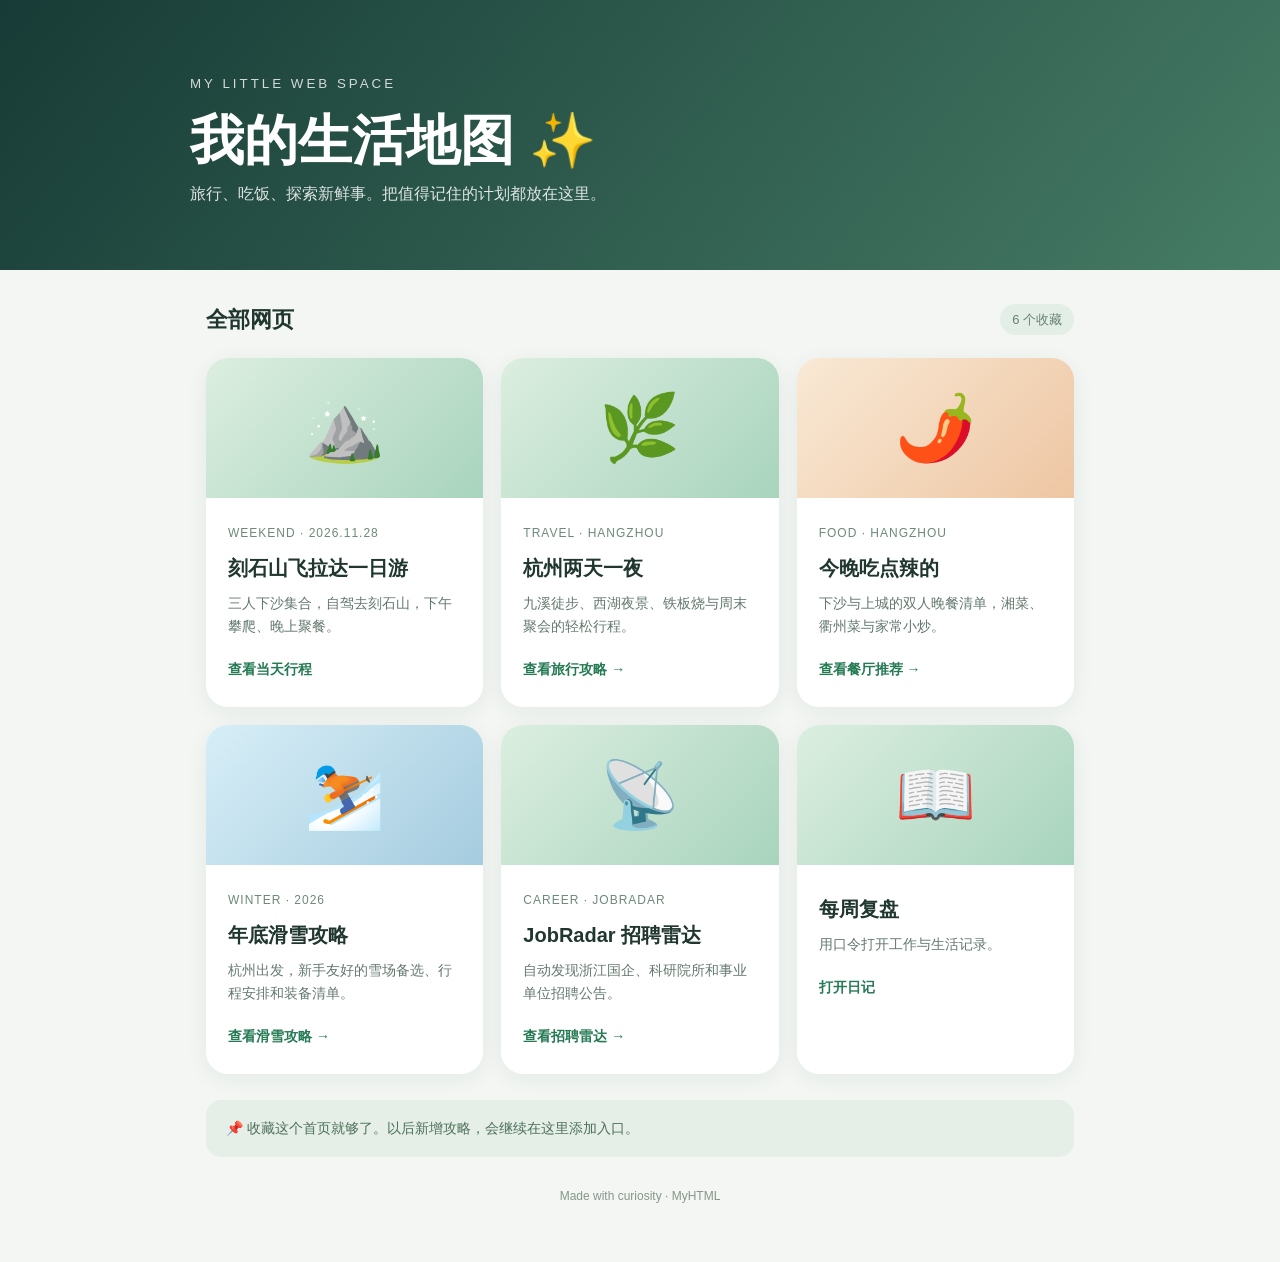
<file: index.html>
<!doctype html><html lang="zh-CN"><head><meta charset="utf-8"><meta name="viewport" content="width=device-width,initial-scale=1"><meta name="theme-color" content="#173b36"><meta name="description" content="个人旅行、美食和生活攻略导航"><title>我的生活地图｜网页收藏站</title><style>*{box-sizing:border-box}body{margin:0;background:#f3f6f3;color:#20372f;font:16px/1.65 -apple-system,BlinkMacSystemFont,"PingFang SC","Microsoft YaHei",sans-serif}header{background:linear-gradient(130deg,#173b36,#467c65);color:white;padding:70px 22px 62px}header>div,main{max-width:900px;margin:auto}header small{letter-spacing:3px;opacity:.8}h1{font-size:clamp(34px,7vw,54px);margin:12px 0 8px;line-height:1.2}header p{opacity:.85;margin:0}main{padding:32px 16px 55px}.bar{display:flex;align-items:center;justify-content:space-between;gap:12px;margin:0 0 20px}.bar h2{margin:0;font-size:22px}.count{font-size:13px;color:#678273;background:#e3eee6;border-radius:20px;padding:5px 12px}.grid{display:grid;grid-template-columns:repeat(auto-fit,minmax(250px,1fr));gap:18px}.card{display:flex;flex-direction:column;background:white;border-radius:22px;overflow:hidden;text-decoration:none;color:inherit;box-shadow:0 5px 22px #24432b10;transition:transform .18s,box-shadow .18s}.card:hover{transform:translateY(-4px);box-shadow:0 10px 30px #24432b22}.cover{height:140px;display:flex;align-items:center;justify-content:center;font-size:65px}.green{background:linear-gradient(135deg,#dceee0,#a8d4bd)}.orange{background:linear-gradient(135deg,#f9e9d5,#eec6a3)}.blue{background:linear-gradient(135deg,#d7eef7,#a5ccdf)}.body{padding:21px 22px 24px;flex:1}.eyebrow{font-size:12px;letter-spacing:1px;color:#6b8b78}.body h3{font-size:20px;margin:7px 0}.body p{font-size:14px;color:#63796e;margin:0 0 18px}.go{font-size:14px;font-weight:700;color:#247a53}.tip{margin-top:26px;padding:17px 20px;border-radius:15px;background:#e5efe7;color:#4d705a;font-size:14px}footer{text-align:center;font-size:12px;color:#85978b;margin-top:30px}@media(max-width:600px){header{padding:50px 20px 43px}main{padding:23px 12px}.grid{gap:14px}.cover{height:125px}}</style></head><body><header><div><small>MY LITTLE WEB SPACE</small><h1>我的生活地图 ✨</h1><p>旅行、吃饭、探索新鲜事。把值得记住的计划都放在这里。</p></div></header><main><div class="bar"><h2>全部网页</h2><span class="count">6 个收藏</span></div><div class="grid"><a class="card" href="./keshi-trip-2026.html"><div class="cover green">⛰️</div><div class="body"><span class="eyebrow">WEEKEND · 2026.11.28</span><h3>刻石山飞拉达一日游</h3><p>三人下沙集合，自驾去刻石山，下午攀爬、晚上聚餐。</p><span class="go">查看当天行程</span></div></a><a class="card" href="./index-travel-2026.html" id="travel"><div class="cover green">🌿</div><div class="body"><span class="eyebrow">TRAVEL · HANGZHOU</span><h3>杭州两天一夜</h3><p>九溪徒步、西湖夜景、铁板烧与周末聚会的轻松行程。</p><span class="go">查看旅行攻略 →</span></div></a><a class="card" href="./dinner-hangzhou.html"><div class="cover orange">🌶️</div><div class="body"><span class="eyebrow">FOOD · HANGZHOU</span><h3>今晚吃点辣的</h3><p>下沙与上城的双人晚餐清单，湘菜、衢州菜与家常小炒。</p><span class="go">查看餐厅推荐 →</span></div></a><a class="card" href="./ski-guide-2026.html"><div class="cover blue">⛷️</div><div class="body"><span class="eyebrow">WINTER · 2026</span><h3>年底滑雪攻略</h3><p>杭州出发，新手友好的雪场备选、行程安排和装备清单。</p><span class="go">查看滑雪攻略 →</span></div></a><a class="card" href="./jobradar/index.html"><div class="cover green">📡</div><div class="body"><span class="eyebrow">CAREER · JOBRADAR</span><h3>JobRadar 招聘雷达</h3><p>自动发现浙江国企、科研院所和事业单位招聘公告。</p><span class="go">查看招聘雷达 →</span></div></a><a class="card" href="./weekly.html"><div class="cover green">📖</div><div class="body"><h3>每周复盘</h3><p>用口令打开工作与生活记录。</p><span class="go">打开日记</span></div></a></div><div class="tip">📌 收藏这个首页就够了。以后新增攻略，会继续在这里添加入口。</div><footer>Made with curiosity · MyHTML</footer></main></body></html>
</file>
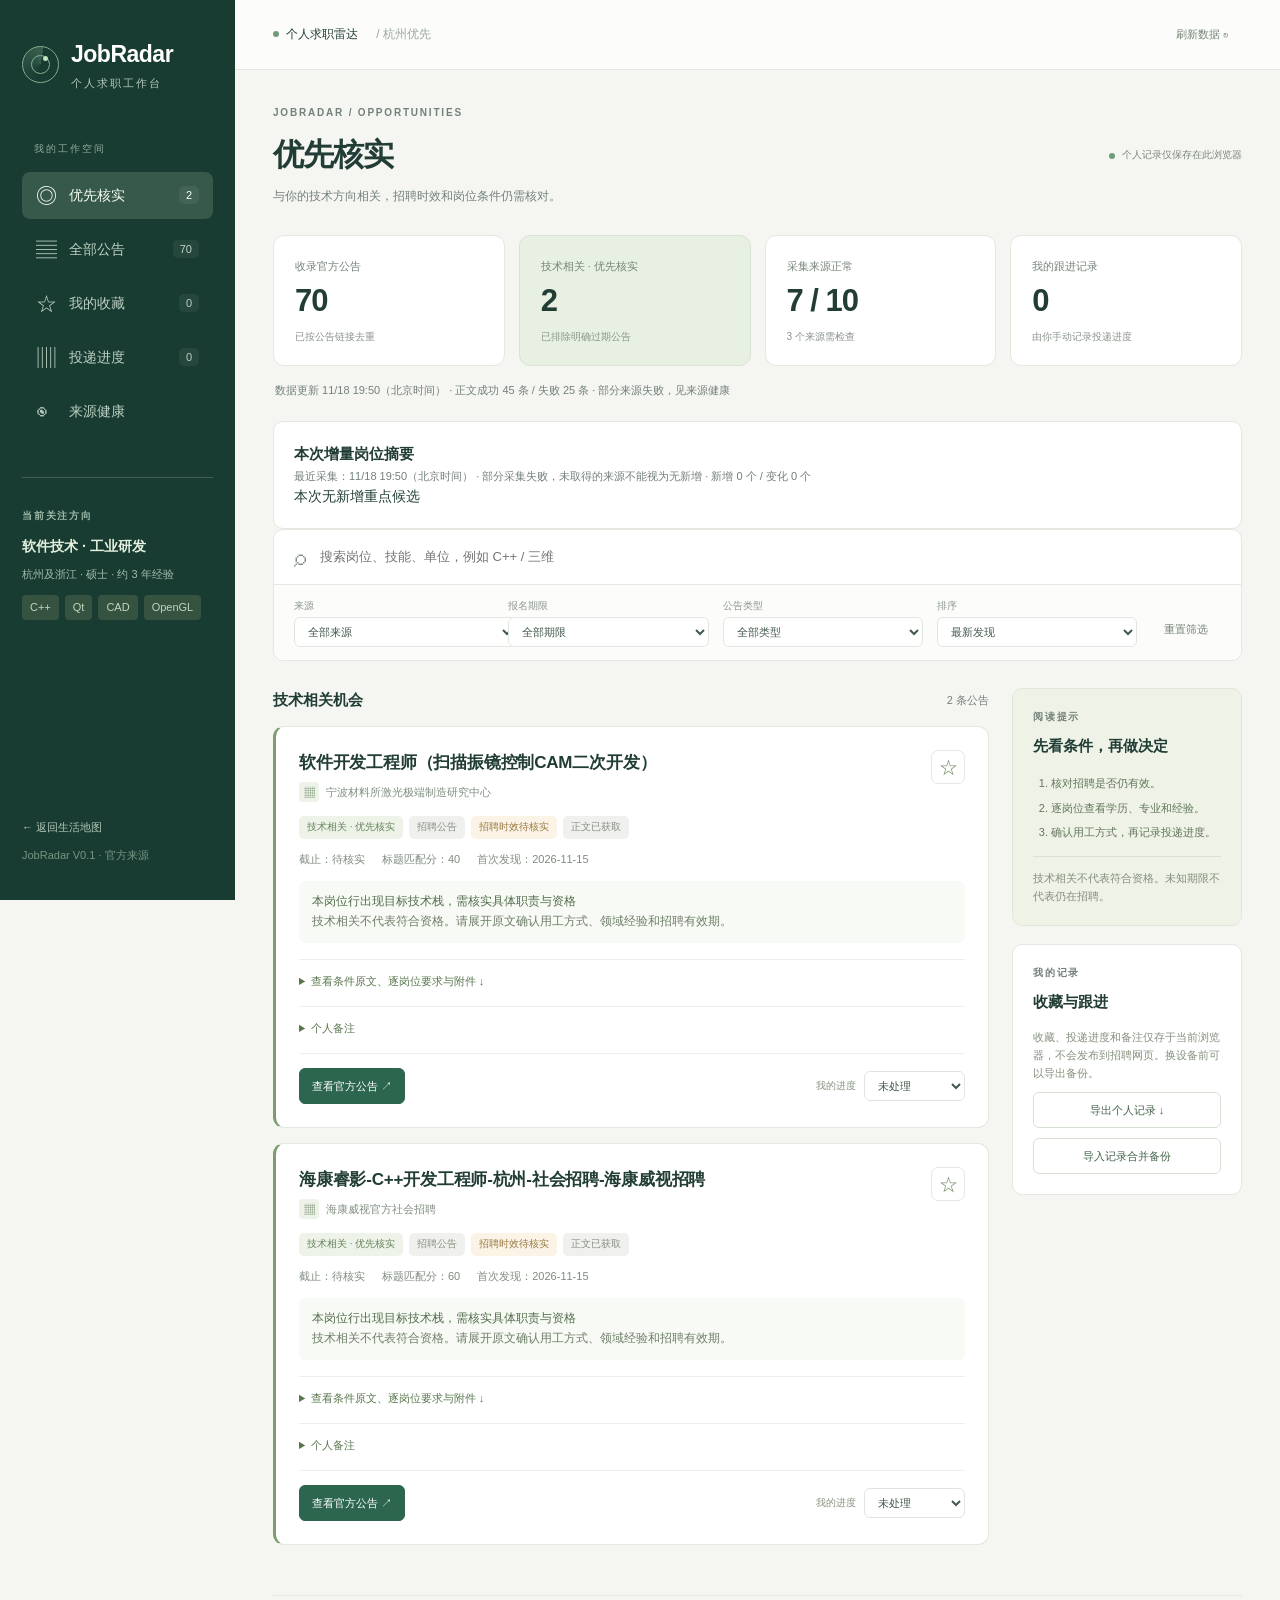
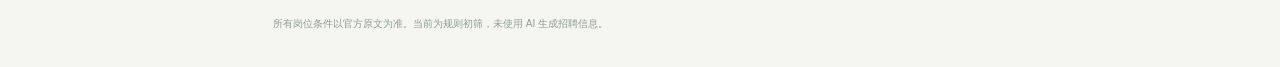
<file: jobradar/index.html>
<!doctype html>
<html lang="zh-CN">
<head>
<meta charset="utf-8"><meta name="viewport" content="width=device-width, initial-scale=1">
<meta name="description" content="个人求职工作台，聚合官方招聘公告，核对岗位要求，记录求职进度。">
<title>JobRadar · 个人求职工作台</title>
<link rel="stylesheet" href="./style.css">
<script defer src="./ui-core.js"></script><script defer src="./app.js"></script>
</head>
<body>
<a class="skip-link" href="#main">跳到主要内容</a>
<aside class="sidebar">
  <a class="brand" href="./"><span class="radar-mark" aria-hidden="true"><i></i></span><span>JobRadar<small>个人求职工作台</small></span></a>
  <p class="nav-caption">我的工作空间</p>
  <nav aria-label="主导航">
    <button data-view="priority" aria-current="page"><span aria-hidden="true">◎</span>优先核实<span id="nav-priority" class="nav-count">—</span></button>
    <button data-view="all"><span aria-hidden="true">▤</span>全部公告<span id="nav-all" class="nav-count">—</span></button>
    <button data-view="saved"><span aria-hidden="true">☆</span>我的收藏<span id="nav-saved" class="nav-count">0</span></button>
    <button data-view="tracking"><span aria-hidden="true">▥</span>投递进度<span id="nav-tracking" class="nav-count">0</span></button>
    <button data-view="sources"><span aria-hidden="true">◉</span>来源健康</button>
  </nav>
  <div class="profile"><span class="eyebrow">当前关注方向</span><strong>软件技术 · 工业研发</strong><p>杭州及浙江 · 硕士 · 约 3 年经验</p><div class="tags"><span>C++</span><span>Qt</span><span>CAD</span><span>OpenGL</span></div></div>
  <div class="sidebar-bottom"><a href="../index.html">← 返回生活地图</a><span>JobRadar V0.1 · 官方来源</span></div>
</aside>
<div class="workspace">
  <header class="topbar"><div><span class="status-dot"></span>个人求职雷达<span class="topbar-note"> / 杭州优先</span></div><button id="reload" class="button subtle">刷新数据 ↻</button></header>
  <main id="main" tabindex="-1">
    <section class="page-heading"><div><p class="eyebrow">JOBRADAR / OPPORTUNITIES</p><h1 id="view-title">优先核实</h1><p id="view-description">先核对与你的技术方向相关的岗位。</p></div><div class="local-label"><span class="status-dot"></span>个人记录仅保存在此浏览器</div></section>
    <section class="stats" aria-label="数据概况">
      <div class="stat"><span>收录官方公告</span><strong id="stat-total">—</strong><small>已按公告链接去重</small></div>
      <div class="stat featured"><span>技术相关 · 优先核实</span><strong id="stat-priority">—</strong><small>已排除明确过期公告</small></div>
      <div class="stat"><span>采集来源正常</span><strong id="stat-sources">—</strong><small id="source-hint">等待数据</small></div>
      <div class="stat"><span>我的跟进记录</span><strong id="stat-tracking">0</strong><small>由你手动记录投递进度</small></div>
    </section>
    <p id="meta" class="meta" role="status">正在读取招聘数据…</p>
    <section id="daily-summary" class="panel" aria-label="本次增量岗位摘要">
      <h2>本次增量岗位摘要</h2>
      <p id="daily-summary-status" class="meta" role="status">正在读取增量摘要…</p>
      <div id="daily-summary-items"></div>
    </section>
    <p id="storage-warning" class="notice warning" role="status" hidden></p>
    <section id="browser-tools" class="toolbar panel" aria-label="筛选公告">
      <label class="search"><span aria-hidden="true">⌕</span><span class="sr-only">搜索岗位、技能、单位</span><input id="q" type="search" placeholder="搜索岗位、技能、单位，例如 C++ / 三维"></label>
      <div class="filter-row">
        <label>来源<select id="source"><option value="all">全部来源</option></select></label>
        <label>报名期限<select id="deadline"><option value="all">全部期限</option><option value="not-expired">排除明确过期</option><option value="unknown">期限待核实</option><option value="expired">已过期</option></select></label>
        <label>公告类型<select id="type"><option value="all">全部类型</option><option value="notice">招聘公告</option><option value="process">公示 / 流程通知</option><option value="failed">正文获取失败</option></select></label>
        <label>排序<select id="sort"><option value="recent">最新发现</option><option value="score">标题匹配分</option></select></label>
        <button id="reset" class="button subtle">重置筛选</button>
      </div>
    </section>
    <div class="content-grid">
      <section class="results"><div class="section-heading"><h2 id="result-title">待核实机会</h2><span id="result-count" class="meta"></span></div><div id="list" aria-live="polite"></div><div id="health" hidden></div></section>
      <aside class="context-rail">
        <section class="panel guide"><p class="eyebrow">阅读提示</p><h2>先看条件，再做决定</h2><ol><li>核对招聘是否仍有效。</li><li>逐岗位查看学历、专业和经验。</li><li>确认用工方式，再记录投递进度。</li></ol><p>技术相关不代表符合资格。未知期限不代表仍在招聘。</p></section>
        <section class="panel"><p class="eyebrow">我的记录</p><h2>收藏与跟进</h2><p class="muted">收藏、投递进度和备注仅存于当前浏览器，不会发布到招聘网页。换设备前可以导出备份。</p><button id="export" class="button full">导出个人记录 ↓</button><label class="button full import-label">导入记录合并备份<input id="import" type="file" accept="application/json,.json"><span class="sr-only">同一公告的记录以导入内容为准</span></label><p id="record-message" class="meta" role="status"></p></section>
      </aside>
    </div>
    <footer class="footer">所有岗位条件以官方原文为准。当前为规则初筛，未使用 AI 生成招聘信息。</footer>
  </main>
</div>
<noscript>请启用 JavaScript 读取招聘数据。原始公告数据可在 <a href="./jobs.json">jobs.json</a> 查看。</noscript>
</body></html>
</file>
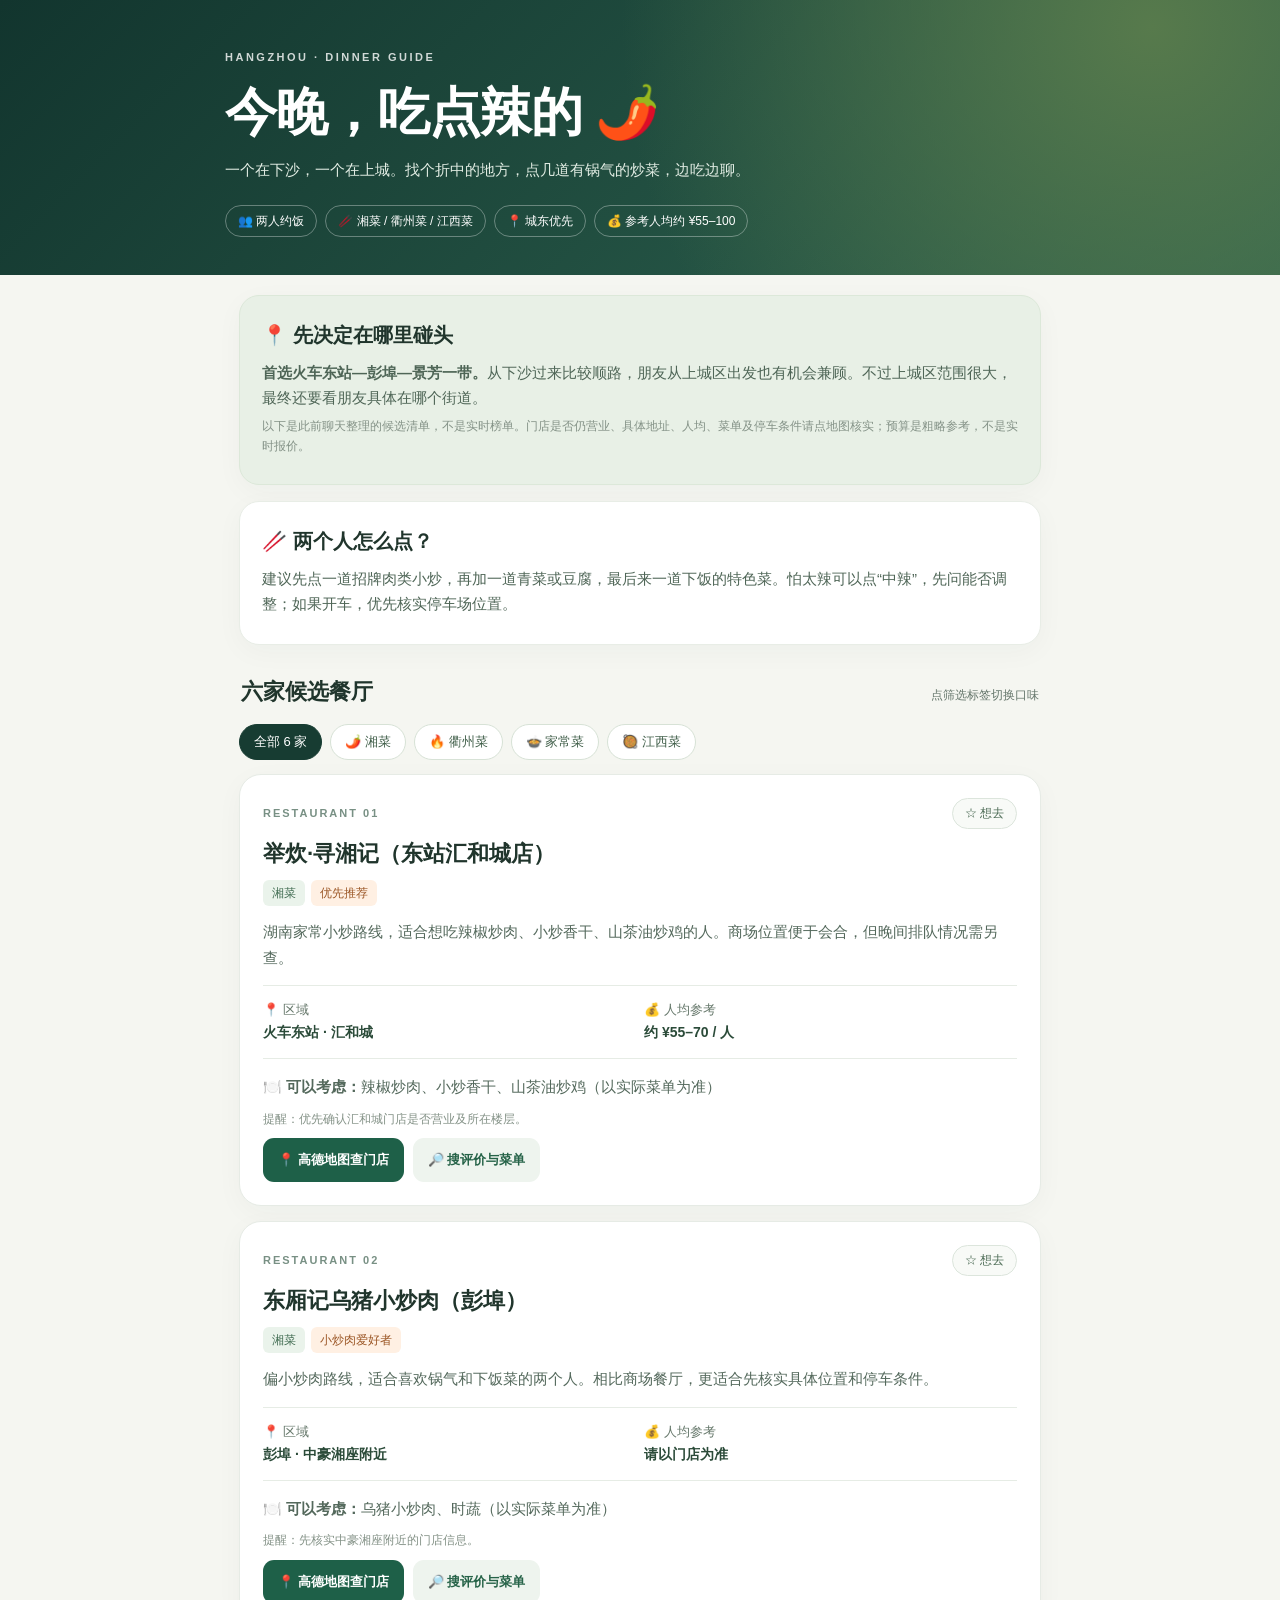
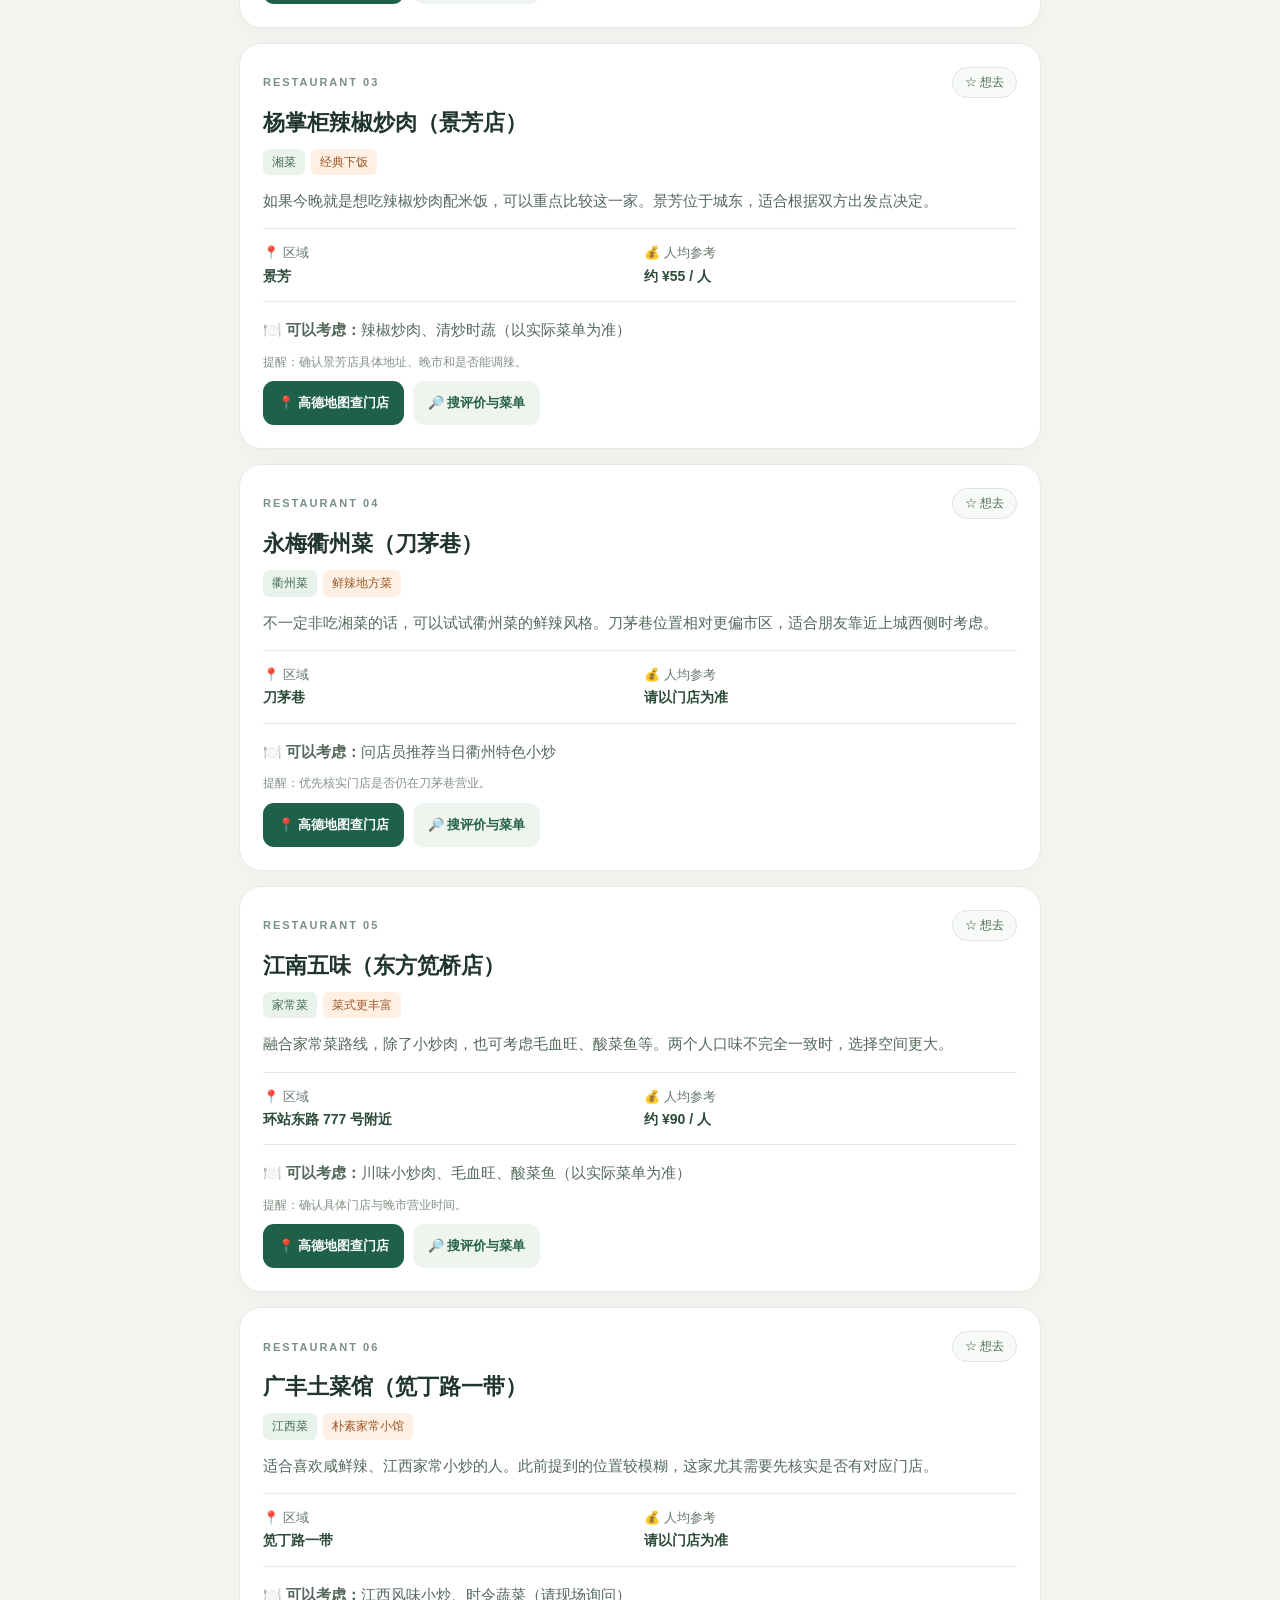
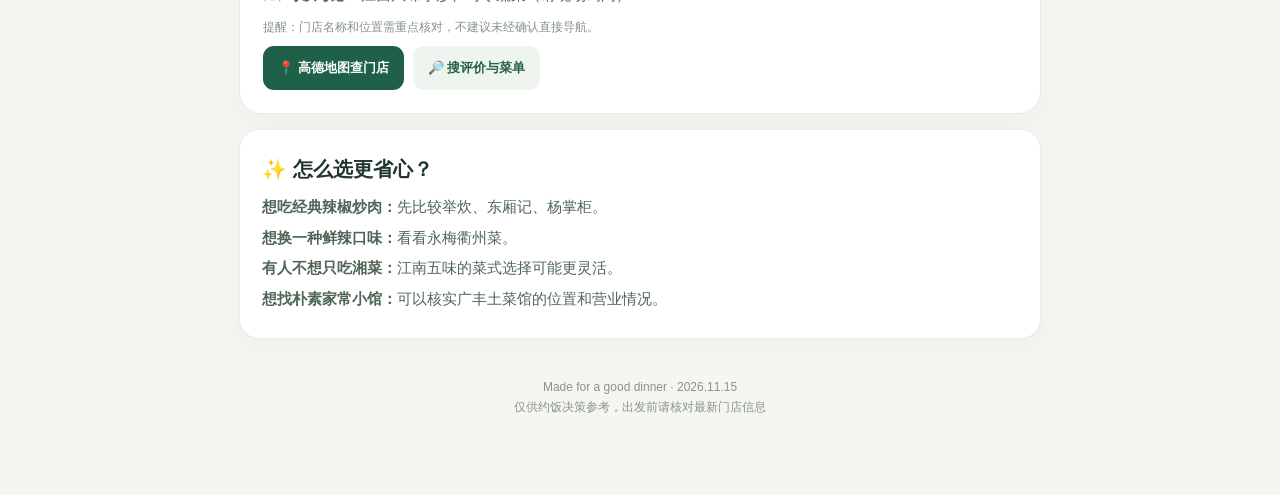
<file: dinner-hangzhou.html>
<!doctype html>
<html lang="zh-CN"><head><meta charset="utf-8"><meta name="viewport" content="width=device-width,initial-scale=1"><meta name="theme-color" content="#173c32"><meta name="description" content="下沙与上城朋友的杭州辣味炒菜晚餐候选清单"><title>今晚吃点辣的｜杭州双人晚餐</title>
<style>
:root{--green:#173c32;--mint:#e9f1e9;--ink:#20352c;--muted:#66776c;--line:#e6ece5}*{box-sizing:border-box}html{scroll-behavior:smooth}body{margin:0;background:#f5f6f1;color:var(--ink);font:15px/1.7 -apple-system,BlinkMacSystemFont,"PingFang SC","Microsoft YaHei",sans-serif}a{color:inherit}header{background:radial-gradient(circle at 90% 10%,#577a4c 0,transparent 45%),linear-gradient(135deg,#12352e,#2e6450);color:#fff;padding:48px 20px 38px}.wrap{max-width:830px;margin:auto}.eyebrow{font-size:11px;letter-spacing:2.5px;opacity:.8;font-weight:700}h1{font-size:clamp(32px,8vw,52px);line-height:1.2;letter-spacing:-1px;margin:14px 0}header p{max-width:560px;color:#e1ece3;margin:0}.chips{display:flex;flex-wrap:wrap;gap:8px;margin-top:22px}.chip{border:1px solid #ffffff55;padding:5px 12px;border-radius:30px;font-size:12px}main{max-width:830px;margin:0 auto;padding:20px 14px 55px}.panel{background:#fff;border:1px solid #e8ede6;border-radius:20px;padding:22px;margin-bottom:16px;box-shadow:0 7px 28px #173c3209}.panel.tint{background:#e8f0e6;border-color:#dce8d9}.panel h2{font-size:20px;margin:0 0 8px}.panel p{margin:5px 0;color:#4f6657}.section-heading{display:flex;justify-content:space-between;align-items:baseline;gap:12px;margin:28px 2px 12px}.section-heading h2{font-size:22px;margin:0}.section-heading span{color:var(--muted);font-size:12px}.filters{display:flex;gap:8px;overflow:auto;padding:2px 0 14px;scrollbar-width:none}.filters button{white-space:nowrap;border:1px solid #d7e2d6;border-radius:24px;background:#fff;color:#42604b;padding:8px 14px;font-size:13px;cursor:pointer}.filters button.active{background:var(--green);border-color:var(--green);color:#fff}.restaurant{background:#fff;border-radius:22px;border:1px solid #e6ebe5;margin-bottom:15px;padding:23px;box-shadow:0 7px 28px #173c3209}.topline{display:flex;align-items:center;justify-content:space-between;gap:12px}.number{font-size:11px;letter-spacing:2px;color:#789084;font-weight:800}.fav{border:1px solid #dce5dc;background:#f8faf7;border-radius:20px;padding:6px 12px;color:#4c6b55;font-size:12px;cursor:pointer}.fav.selected{background:#fff0dc;color:#96591b;border-color:#f1d3a9}.restaurant h3{font-size:22px;line-height:1.4;margin:10px 0 6px}.tags{display:flex;flex-wrap:wrap;gap:6px;margin:10px 0 13px}.tag{font-size:12px;color:#426d53;background:#eaf3eb;border-radius:6px;padding:3px 9px}.tag.orange{background:#fff0e3;color:#9b5625}.restaurant p{margin:9px 0;color:#54695c}.info{display:grid;grid-template-columns:1fr 1fr;gap:8px;margin:15px 0;padding:13px 0;border-top:1px solid var(--line);border-bottom:1px solid var(--line)}.info div{font-size:13px;color:#66786b}.info strong{display:block;color:#2b4b39;font-size:14px}.actions{display:flex;flex-wrap:wrap;gap:9px}.btn{display:inline-flex;align-items:center;justify-content:center;border:0;text-decoration:none;border-radius:11px;background:#1e6048;color:#fff;font-size:13px;font-weight:700;padding:11px 15px;cursor:pointer}.btn.secondary{background:#eef4ee;color:#266348}.fine{font-size:12px!important;color:#849287!important}.summary{position:sticky;bottom:10px;background:#183f34;color:white;border-radius:15px;padding:12px 16px;display:flex;align-items:center;justify-content:space-between;gap:12px;box-shadow:0 6px 30px #173c3240;z-index:5}.summary small{display:block;color:#bcd1c5}.summary button{background:#fff;color:#1a523c;border:0;border-radius:9px;padding:9px 13px;font-weight:700;cursor:pointer}.foot{text-align:center;color:#87948a;font-size:12px;padding:22px 10px}@media(max-width:480px){header{padding:39px 20px 32px}.restaurant{padding:19px}.restaurant h3{font-size:19px}.info{grid-template-columns:1fr 1fr}.panel{padding:19px}.summary{font-size:13px}}
</style></head><body><header><div class="wrap"><div class="eyebrow">HANGZHOU · DINNER GUIDE</div><h1>今晚，吃点辣的 🌶️</h1><p>一个在下沙，一个在上城。找个折中的地方，点几道有锅气的炒菜，边吃边聊。</p><div class="chips"><span class="chip">👥 两人约饭</span><span class="chip">🥢 湘菜 / 衢州菜 / 江西菜</span><span class="chip">📍 城东优先</span><span class="chip">💰 参考人均约 ¥55–100</span></div></div></header>
<main><section class="panel tint"><h2>📍 先决定在哪里碰头</h2><p><b>首选火车东站—彭埠—景芳一带。</b>从下沙过来比较顺路，朋友从上城区出发也有机会兼顾。不过上城区范围很大，最终还要看朋友具体在哪个街道。</p><p class="fine">以下是此前聊天整理的候选清单，不是实时榜单。门店是否仍营业、具体地址、人均、菜单及停车条件请点地图核实；预算是粗略参考，不是实时报价。</p></section>
<section class="panel"><h2>🥢 两个人怎么点？</h2><p>建议先点一道招牌肉类小炒，再加一道青菜或豆腐，最后来一道下饭的特色菜。怕太辣可以点“中辣”，先问能否调整；如果开车，优先核实停车场位置。</p></section>
<div class="section-heading"><h2>六家候选餐厅</h2><span>点筛选标签切换口味</span></div><div class="filters" id="filters"><button class="active" data-type="全部">全部 6 家</button><button data-type="湘菜">🌶️ 湘菜</button><button data-type="衢州菜">🔥 衢州菜</button><button data-type="家常菜">🍲 家常菜</button><button data-type="江西菜">🥘 江西菜</button></div><div id="list"></div>
<section class="panel"><h2>✨ 怎么选更省心？</h2><p><b>想吃经典辣椒炒肉：</b>先比较举炊、东厢记、杨掌柜。</p><p><b>想换一种鲜辣口味：</b>看看永梅衢州菜。</p><p><b>有人不想只吃湘菜：</b>江南五味的菜式选择可能更灵活。</p><p><b>想找朴素家常小馆：</b>可以核实广丰土菜馆的位置和营业情况。</p></section><div class="foot">Made for a good dinner · 2026.11.15<br>仅供约饭决策参考，出发前请核对最新门店信息</div></main>
<div class="summary" id="summary" style="display:none"><div><b id="count">已选 0 家</b><small>收藏想去的店，发给朋友一起挑</small></div><button id="copy">复制候选</button></div>
<script>
const restaurants=[
{name:'举炊·寻湘记（东站汇和城店）',area:'火车东站 · 汇和城',type:'湘菜',label:'优先推荐',price:'约 ¥55–70 / 人',desc:'湖南家常小炒路线，适合想吃辣椒炒肉、小炒香干、山茶油炒鸡的人。商场位置便于会合，但晚间排队情况需另查。',order:'辣椒炒肉、小炒香干、山茶油炒鸡（以实际菜单为准）',tip:'优先确认汇和城门店是否营业及所在楼层。'},
{name:'东厢记乌猪小炒肉（彭埠）',area:'彭埠 · 中豪湘座附近',type:'湘菜',label:'小炒肉爱好者',price:'请以门店为准',desc:'偏小炒肉路线，适合喜欢锅气和下饭菜的两个人。相比商场餐厅，更适合先核实具体位置和停车条件。',order:'乌猪小炒肉、时蔬（以实际菜单为准）',tip:'先核实中豪湘座附近的门店信息。'},
{name:'杨掌柜辣椒炒肉（景芳店）',area:'景芳',type:'湘菜',label:'经典下饭',price:'约 ¥55 / 人',desc:'如果今晚就是想吃辣椒炒肉配米饭，可以重点比较这一家。景芳位于城东，适合根据双方出发点决定。',order:'辣椒炒肉、清炒时蔬（以实际菜单为准）',tip:'确认景芳店具体地址、晚市和是否能调辣。'},
{name:'永梅衢州菜（刀茅巷）',area:'刀茅巷',type:'衢州菜',label:'鲜辣地方菜',price:'请以门店为准',desc:'不一定非吃湘菜的话，可以试试衢州菜的鲜辣风格。刀茅巷位置相对更偏市区，适合朋友靠近上城西侧时考虑。',order:'问店员推荐当日衢州特色小炒',tip:'优先核实门店是否仍在刀茅巷营业。'},
{name:'江南五味（东方笕桥店）',area:'环站东路 777 号附近',type:'家常菜',label:'菜式更丰富',price:'约 ¥90 / 人',desc:'融合家常菜路线，除了小炒肉，也可考虑毛血旺、酸菜鱼等。两个人口味不完全一致时，选择空间更大。',order:'川味小炒肉、毛血旺、酸菜鱼（以实际菜单为准）',tip:'确认具体门店与晚市营业时间。'},
{name:'广丰土菜馆（笕丁路一带）',area:'笕丁路一带',type:'江西菜',label:'朴素家常小馆',price:'请以门店为准',desc:'适合喜欢咸鲜辣、江西家常小炒的人。此前提到的位置较模糊，这家尤其需要先核实是否有对应门店。',order:'江西风味小炒、时令蔬菜（请现场询问）',tip:'门店名称和位置需重点核对，不建议未经确认直接导航。'}
];const chosen=new Set();const list=document.getElementById('list');function render(type='全部'){list.innerHTML=restaurants.map((r,i)=>({r,i})).filter(({r})=>type==='全部'||r.type===type).map(({r,i})=>{const q=encodeURIComponent(r.name+' 杭州');return `<article class="restaurant"><div class="topline"><span class="number">RESTAURANT ${String(i+1).padStart(2,'0')}</span><button class="fav ${chosen.has(i)?'selected':''}" data-id="${i}">${chosen.has(i)?'★ 已收藏':'☆ 想去'}</button></div><h3>${r.name}</h3><div class="tags"><span class="tag">${r.type}</span><span class="tag orange">${r.label}</span></div><p>${r.desc}</p><div class="info"><div>📍 区域<strong>${r.area}</strong></div><div>💰 人均参考<strong>${r.price}</strong></div></div><p><b>🍽️ 可以考虑：</b>${r.order}</p><p class="fine">提醒：${r.tip}</p><div class="actions"><a class="btn" target="_blank" rel="noopener noreferrer" href="https://www.amap.com/search?query=${q}">📍 高德地图查门店</a><a class="btn secondary" target="_blank" rel="noopener noreferrer" href="https://www.baidu.com/s?wd=${q}">🔎 搜评价与菜单</a></div></article>`}).join('');document.querySelectorAll('.fav').forEach(b=>b.onclick=()=>{const i=+b.dataset.id;chosen.has(i)?chosen.delete(i):chosen.add(i);render(document.querySelector('.filters .active').dataset.type);update()})}function update(){document.getElementById('summary').style.display=chosen.size?'flex':'none';document.getElementById('count').textContent='已选 '+chosen.size+' 家'}document.querySelectorAll('.filters button').forEach(b=>b.onclick=()=>{document.querySelector('.filters .active').classList.remove('active');b.classList.add('active');render(b.dataset.type)});document.getElementById('copy').onclick=async()=>{const txt='杭州晚餐候选：\n'+[...chosen].sort((a,b)=>a-b).map(i=>'• '+restaurants[i].name+'（'+restaurants[i].area+'）').join('\n')+'\n网页：https://nihaokeaio.github.io/MyHTML/dinner-hangzhou.html';try{await navigator.clipboard.writeText(txt);alert('已复制，发给朋友就好！')}catch(e){prompt('长按复制下面内容：',txt)}};render();
</script></body></html>
</file>
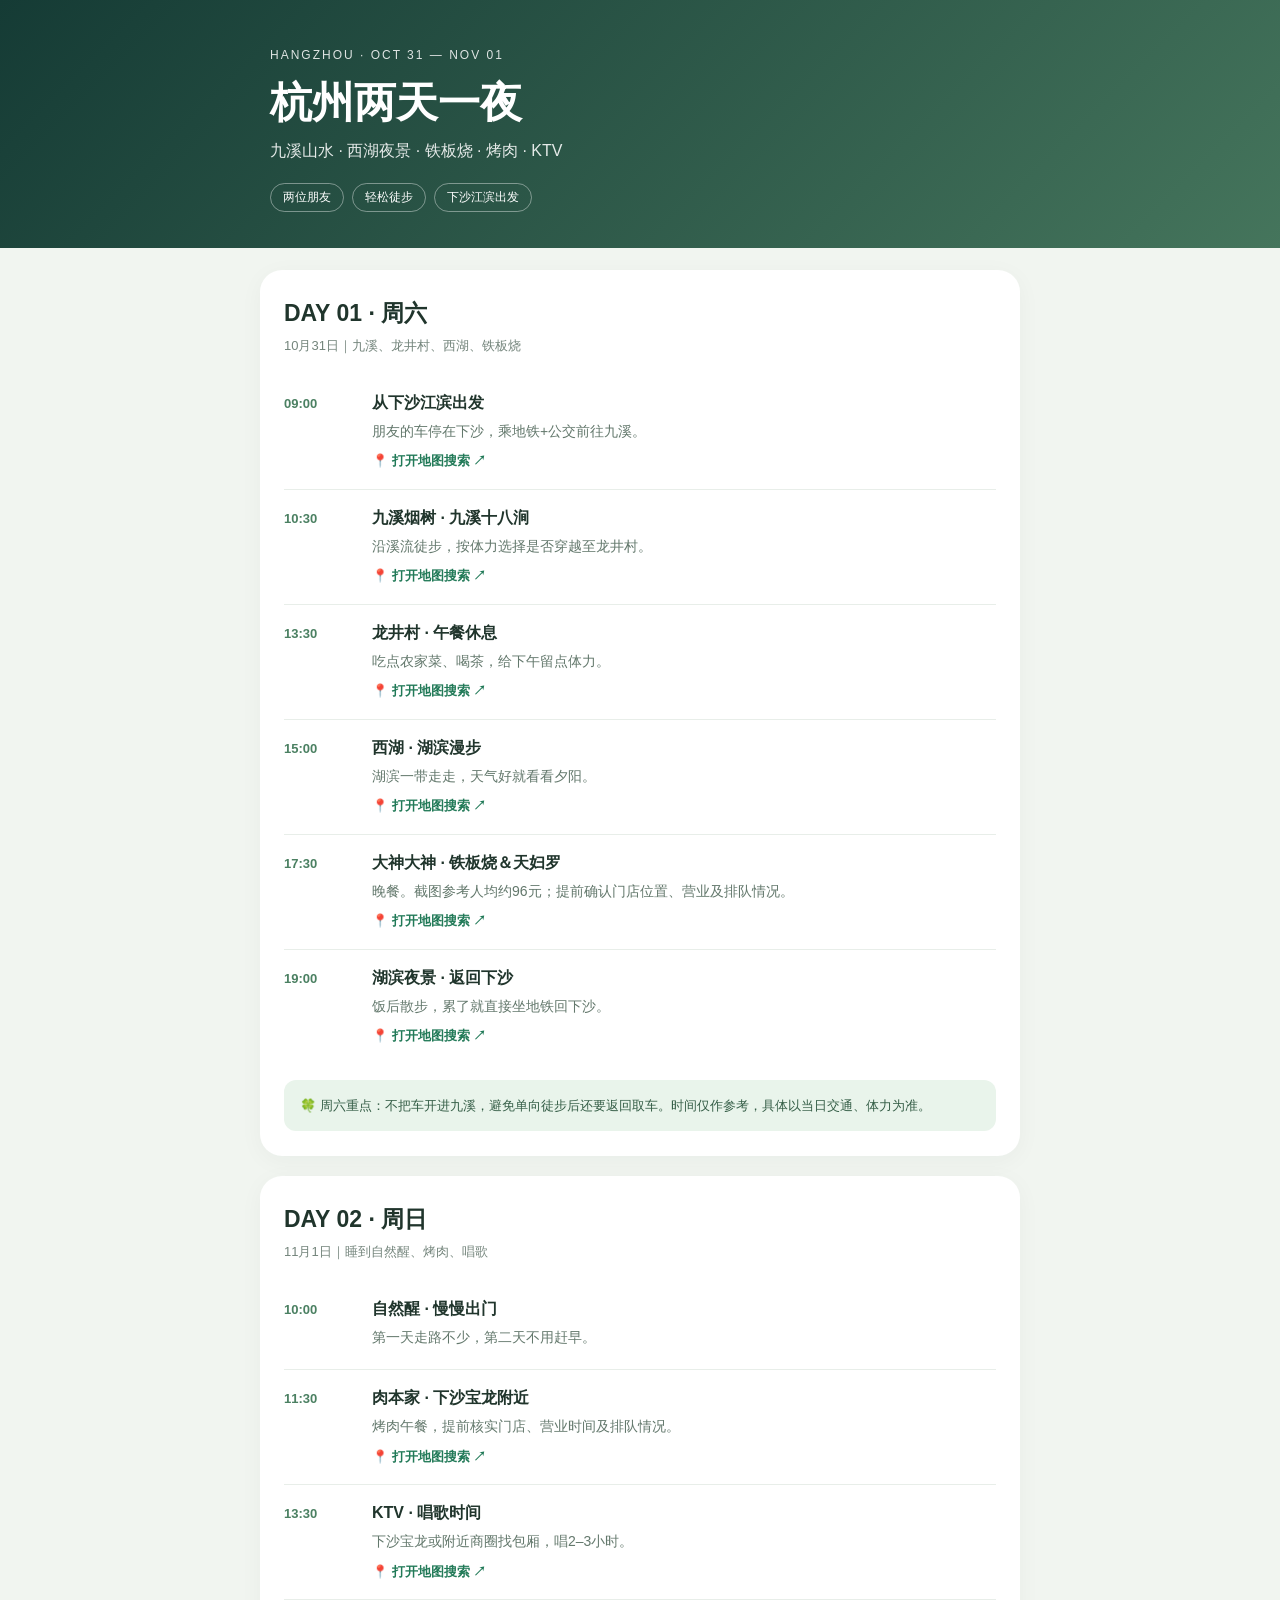
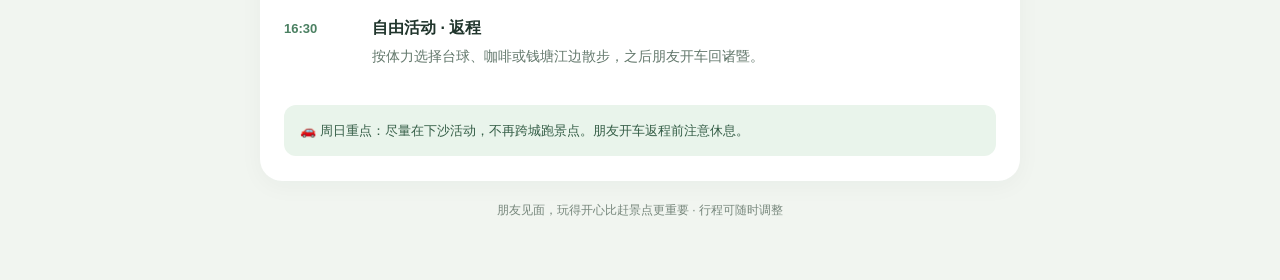
<file: index-travel-2026.html>
<!doctype html><html lang="zh-CN"><head><meta charset="utf-8"><meta name="viewport" content="width=device-width,initial-scale=1"><meta name="theme-color" content="#153b35"><title>杭州两天一夜｜周末出游计划</title><style>*{box-sizing:border-box}html{font-size:16px}body{margin:0;background:#f1f5f0;color:#20352c;font-family:-apple-system,BlinkMacSystemFont,"PingFang SC","Microsoft YaHei",sans-serif;line-height:1.6}header{background:linear-gradient(135deg,#153b35,#45755c);color:white;padding:46px max(22px,calc((100vw - 740px)/2)) 36px}header .eyebrow{font-size:12px;letter-spacing:2px;opacity:.85}h1{font-size:clamp(28px,6vw,42px);margin:12px 0 8px;line-height:1.25}header p{opacity:.88;margin:0}.chips{display:flex;flex-wrap:wrap;gap:8px;margin-top:20px}.chip{border:1px solid #ffffff66;border-radius:40px;padding:4px 12px;font-size:12px}main{width:min(100% - 28px,760px);margin:22px auto 60px}.day{background:white;border-radius:22px;padding:25px 24px;margin-bottom:20px;box-shadow:0 5px 24px #213f2a0a}h2{font-size:23px;margin:0}.subtitle{color:#74857c;font-size:13px;margin:4px 0 18px}.stop{display:grid;grid-template-columns:70px minmax(0,1fr);column-gap:18px;padding:16px 0;border-bottom:1px solid #e8eee9;width:100%;min-width:0}.stop:last-of-type{border-bottom:0}.stop time{color:#4b8062;font-size:13px;font-weight:750;white-space:nowrap;padding-top:3px}.details{min-width:0;width:100%}.details h3{font-size:16px;line-height:1.5;margin:0;overflow-wrap:anywhere}.details p{font-size:14px;color:#63786c;margin:5px 0;overflow-wrap:anywhere}.nav{font-size:13px;font-weight:650;color:#227a58;display:inline-block;margin-top:3px;text-decoration:none}.note{display:block;width:100%;background:#e9f4eb;border-radius:12px;padding:14px 16px;margin-top:16px;font-size:13px;color:#355e47;line-height:1.8;overflow-wrap:anywhere}footer{text-align:center;color:#77877c;font-size:12px;margin:20px}@media(max-width:520px){main{width:calc(100% - 20px);margin:12px auto 36px}.day{padding:20px 16px;border-radius:18px}.stop{grid-template-columns:54px minmax(0,1fr);column-gap:12px}.details h3{font-size:15px}.details p{font-size:13px}header{padding:36px 20px 28px}}</style></head><body><header><div class="eyebrow">HANGZHOU · OCT 31 — NOV 01</div><h1>杭州两天一夜</h1><p>九溪山水 · 西湖夜景 · 铁板烧 · 烤肉 · KTV</p><div class="chips"><span class="chip">两位朋友</span><span class="chip">轻松徒步</span><span class="chip">下沙江滨出发</span></div></header><main><section class="day"><h2>DAY 01 · 周六</h2><p class="subtitle">10月31日｜九溪、龙井村、西湖、铁板烧</p><article class="stop"><time>09:00</time><div class="details"><h3>从下沙江滨出发</h3><p>朋友的车停在下沙，乘地铁+公交前往九溪。</p><a class="nav" href="https://uri.amap.com/search?keyword=%E4%B9%9D%E6%BA%AA%20%E6%9D%AD%E5%B7%9E" target="_blank" rel="noopener">📍 打开地图搜索 ↗</a></div></article><article class="stop"><time>10:30</time><div class="details"><h3>九溪烟树 · 九溪十八涧</h3><p>沿溪流徒步，按体力选择是否穿越至龙井村。</p><a class="nav" href="https://uri.amap.com/search?keyword=%E4%B9%9D%E6%BA%AA%E7%83%9F%E6%A0%91" target="_blank" rel="noopener">📍 打开地图搜索 ↗</a></div></article><article class="stop"><time>13:30</time><div class="details"><h3>龙井村 · 午餐休息</h3><p>吃点农家菜、喝茶，给下午留点体力。</p><a class="nav" href="https://uri.amap.com/search?keyword=%E6%9D%AD%E5%B7%9E%E9%BE%99%E4%BA%95%E6%9D%91" target="_blank" rel="noopener">📍 打开地图搜索 ↗</a></div></article><article class="stop"><time>15:00</time><div class="details"><h3>西湖 · 湖滨漫步</h3><p>湖滨一带走走，天气好就看看夕阳。</p><a class="nav" href="https://uri.amap.com/search?keyword=%E8%A5%BF%E6%B9%96%E6%B9%96%E6%BB%A8" target="_blank" rel="noopener">📍 打开地图搜索 ↗</a></div></article><article class="stop"><time>17:30</time><div class="details"><h3>大神大神 · 铁板烧＆天妇罗</h3><p>晚餐。截图参考人均约96元；提前确认门店位置、营业及排队情况。</p><a class="nav" href="https://uri.amap.com/search?keyword=%E5%A4%A7%E7%A5%9E%E5%A4%A7%E7%A5%9E%20%E9%93%81%E6%9D%BF%E7%83%A7%20%E5%A4%A9%E5%A6%87%E7%BD%97%20CITY%20MART%20%E6%9D%AD%E5%B7%9E" target="_blank" rel="noopener">📍 打开地图搜索 ↗</a></div></article><article class="stop"><time>19:00</time><div class="details"><h3>湖滨夜景 · 返回下沙</h3><p>饭后散步，累了就直接坐地铁回下沙。</p><a class="nav" href="https://uri.amap.com/search?keyword=%E8%A5%BF%E6%B9%96%E6%B9%96%E6%BB%A8" target="_blank" rel="noopener">📍 打开地图搜索 ↗</a></div></article><aside class="note">🍀 周六重点：不把车开进九溪，避免单向徒步后还要返回取车。时间仅作参考，具体以当日交通、体力为准。</aside></section><section class="day"><h2>DAY 02 · 周日</h2><p class="subtitle">11月1日｜睡到自然醒、烤肉、唱歌</p><article class="stop"><time>10:00</time><div class="details"><h3>自然醒 · 慢慢出门</h3><p>第一天走路不少，第二天不用赶早。</p></div></article><article class="stop"><time>11:30</time><div class="details"><h3>肉本家 · 下沙宝龙附近</h3><p>烤肉午餐，提前核实门店、营业时间及排队情况。</p><a class="nav" href="https://uri.amap.com/search?keyword=%E8%82%89%E6%9C%AC%E5%AE%B6%20%E4%B8%8B%E6%B2%99%E5%AE%9D%E9%BE%99" target="_blank" rel="noopener">📍 打开地图搜索 ↗</a></div></article><article class="stop"><time>13:30</time><div class="details"><h3>KTV · 唱歌时间</h3><p>下沙宝龙或附近商圈找包厢，唱2–3小时。</p><a class="nav" href="https://uri.amap.com/search?keyword=KTV%20%E4%B8%8B%E6%B2%99%E5%AE%9D%E9%BE%99" target="_blank" rel="noopener">📍 打开地图搜索 ↗</a></div></article><article class="stop"><time>16:30</time><div class="details"><h3>自由活动 · 返程</h3><p>按体力选择台球、咖啡或钱塘江边散步，之后朋友开车回诸暨。</p></div></article><aside class="note">🚗 周日重点：尽量在下沙活动，不再跨城跑景点。朋友开车返程前注意休息。</aside></section><footer>朋友见面，玩得开心比赶景点更重要 · 行程可随时调整</footer></main></body></html>
</file>
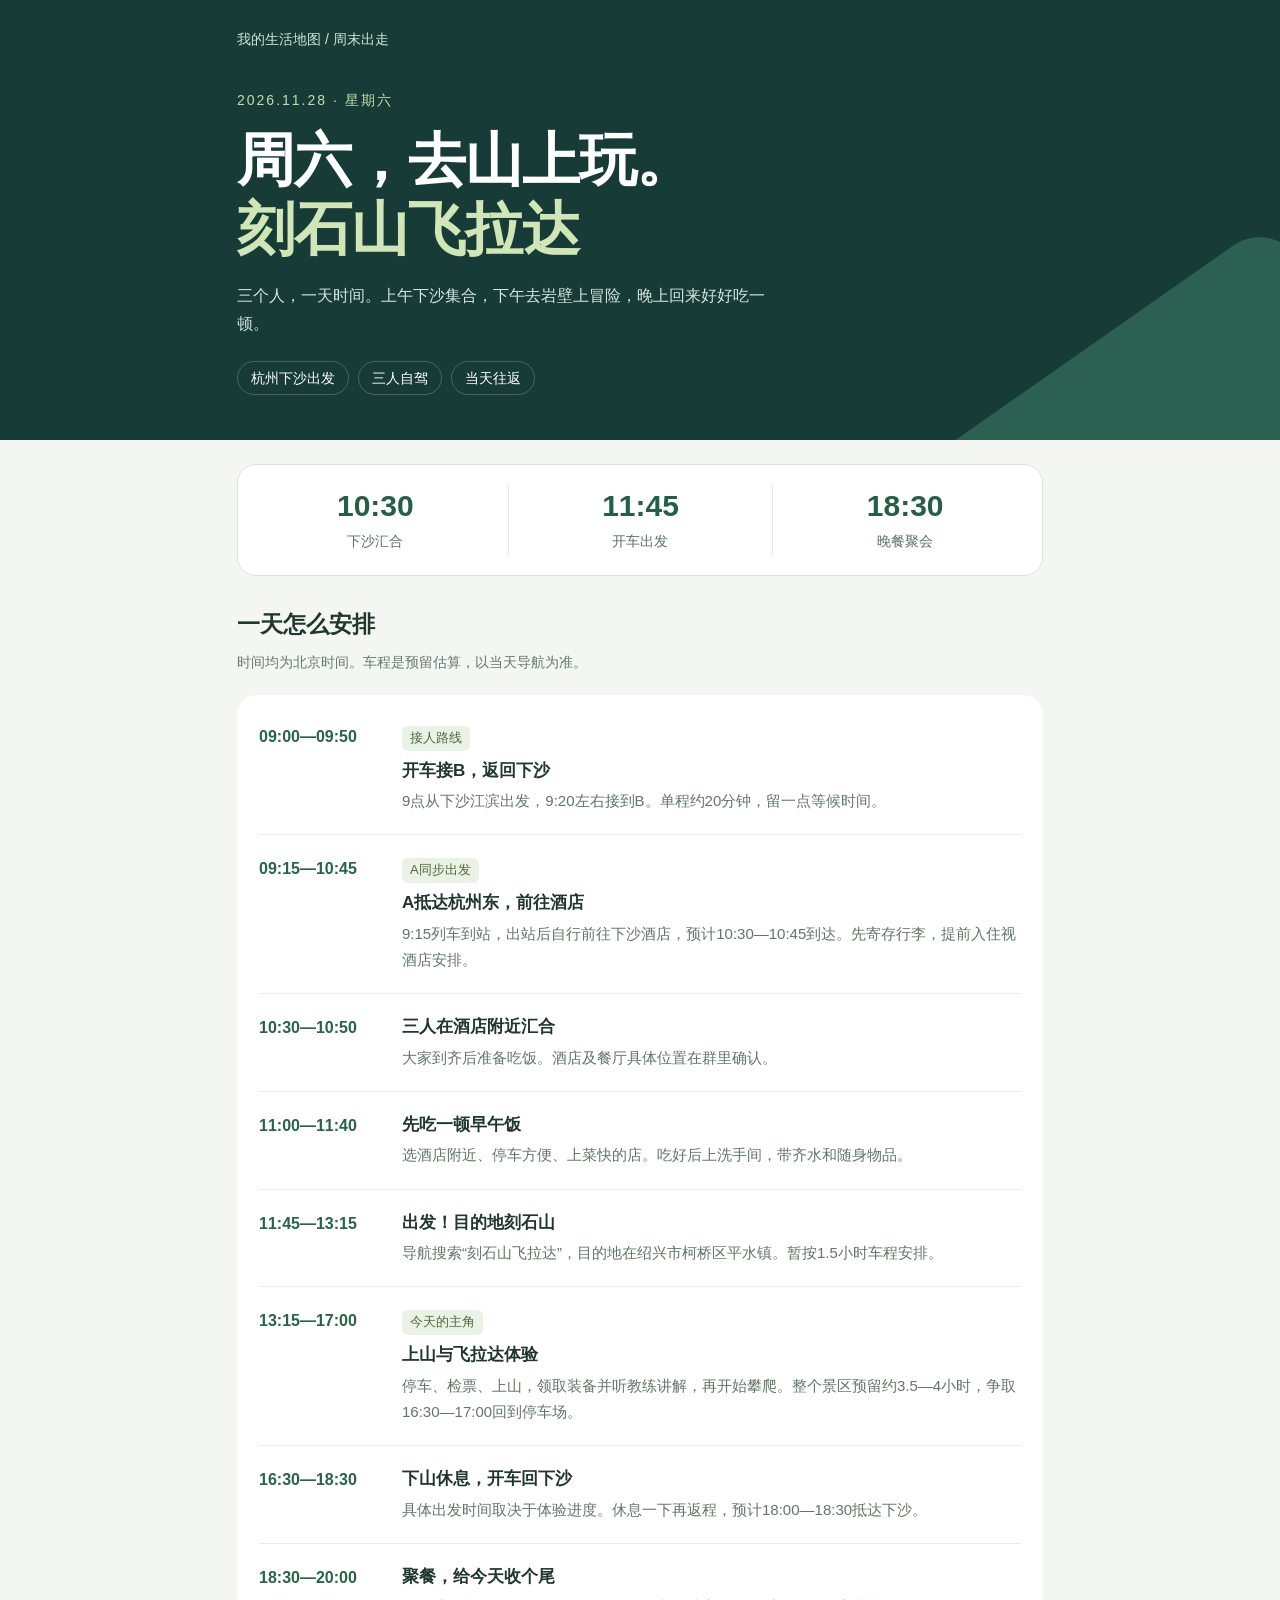
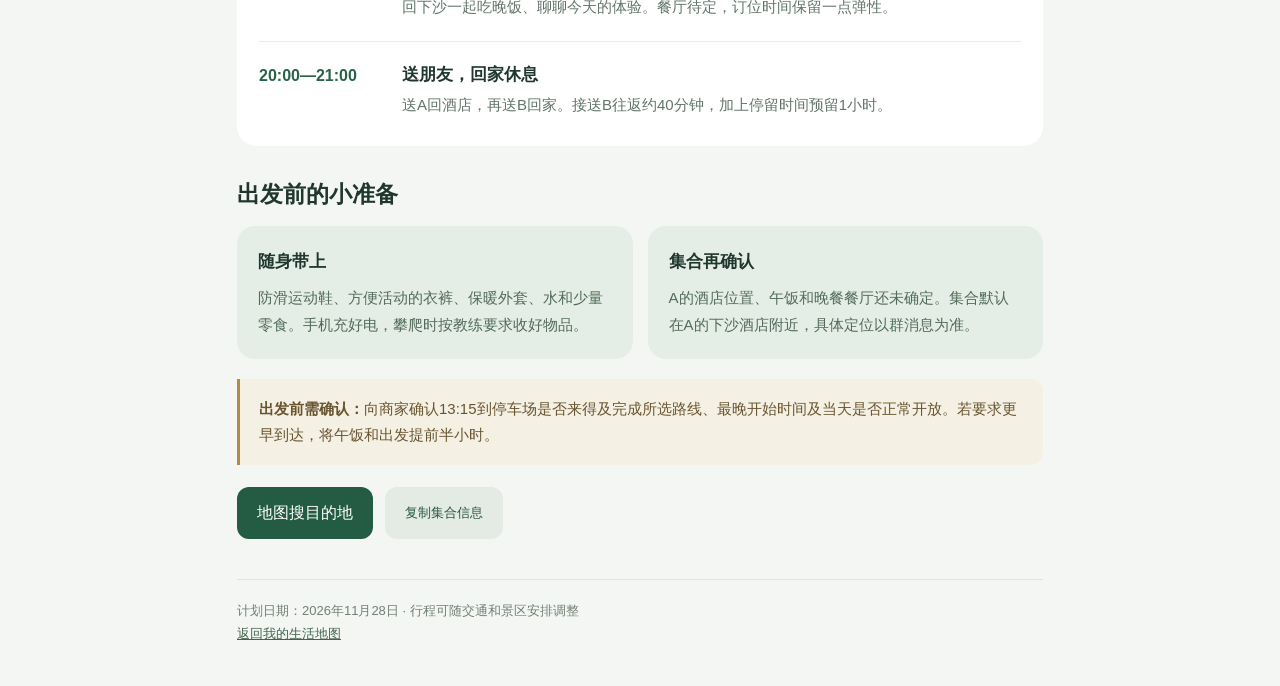
<file: keshi-trip-2026.html>
<!doctype html>
<html lang="zh-CN">
<head>
<meta charset="utf-8"><meta name="viewport" content="width=device-width,initial-scale=1">
<meta name="theme-color" content="#173b36">
<meta name="description" content="2026年11月28日，三人从杭州下沙出发，刻石山飞拉达一日游：集合、午饭、攀爬与晚餐时间安排。">
<title>周六，去山上玩｜刻石山一日游</title>
<style>
*{box-sizing:border-box}html{scroll-behavior:smooth}body{margin:0;background:#f3f6f3;color:#20372f;font:16px/1.75 -apple-system,BlinkMacSystemFont,"PingFang SC","Microsoft YaHei",sans-serif}a{color:inherit}header{position:relative;overflow:hidden;background:#173b36;color:#fff}header:after{content:"";position:absolute;width:480px;height:300px;background:#2c6152;right:-120px;bottom:-190px;transform:rotate(-35deg);border-radius:45px;pointer-events:none}.wrap{max-width:850px;margin:auto;padding:0 22px}.hero{position:relative;z-index:1;padding-top:25px;padding-bottom:45px}.home{font-size:14px;text-decoration:none;color:#d0e5d8}.date{margin:35px 0 12px;color:#c4ddad;font-size:14px;letter-spacing:2px}h1{font-size:clamp(36px,8vw,58px);line-height:1.2;letter-spacing:-1px;margin:0 0 18px}h1 span{color:#d0e6b6}.intro{color:#d5e5de;max-width:530px;margin:0}.tags{display:flex;gap:9px;flex-wrap:wrap;margin-top:23px}.tags span{border:1px solid #ffffff35;border-radius:30px;padding:4px 13px;font-size:14px}main{padding-top:24px!important;padding-bottom:40px!important}.anchors{display:grid;grid-template-columns:repeat(3,1fr);background:#fff;border:1px solid #dce6df;border-radius:19px;padding:20px 5px;text-align:center}.anchors div+div{border-left:1px solid #e4ebe6}.anchors strong{display:block;font-size:clamp(22px,5vw,30px);color:#245f46;line-height:1.4}.anchors span{font-size:14px;color:#5b7264}h2{font-size:23px;line-height:1.4;margin:32px 0 15px}.section-note{color:#64786c;font-size:14px;margin:-5px 0 20px}.timeline{background:#fff;border-radius:20px;padding:8px 22px}.stop{display:grid;grid-template-columns:125px minmax(0,1fr);gap:18px;padding:20px 0;border-bottom:1px solid #e8eee9}.stop:last-child{border:0}.time{font-weight:750;font-variant-numeric:tabular-nums;color:#286548;font-size:16px}.stop h3{font-size:17px;line-height:1.5;margin:0 0 5px}.stop p{font-size:15px;color:#627569;margin:0}.small-label{display:inline-block;font-size:13px;background:#eaf1e5;color:#4f693a;padding:1px 8px;border-radius:6px;margin-bottom:7px}.notes{display:grid;grid-template-columns:1fr 1fr;gap:15px}.note{padding:21px;background:#e5eee6;border-radius:18px}.note h3{font-size:17px;margin:0 0 9px}.note p{margin:0;font-size:15px;color:#526b59}.notice{border-left:3px solid #b28b42;background:#f5f0e4;padding:17px 19px;border-radius:0 13px 13px 0;font-size:15px;margin-top:20px;color:#685530}.actions{display:flex;gap:12px;flex-wrap:wrap;margin-top:22px}.button{border:0;background:#245b43;color:white;border-radius:12px;padding:12px 20px;font:600 16px/1.4 inherit;text-decoration:none;cursor:pointer;min-height:46px}.button.secondary{background:#e3ebe4;color:#28573f}a:focus-visible,button:focus-visible{outline:3px solid #bc9345;outline-offset:4px}#status{font-size:14px;color:#45644e;min-height:24px;margin:8px 0}footer{border-top:1px solid #dce5de;padding-top:20px;color:#718175;font-size:13px}footer a{color:#43654d}.sharetext{width:100%;min-height:150px;padding:12px;font:15px/1.7 inherit;border:1px solid #b8cdbc;border-radius:10px;margin-top:12px}
@media(max-width:540px){.wrap{padding-left:17px;padding-right:17px}.hero{padding-bottom:34px}.date{margin-top:28px}.timeline{padding:5px 17px}.stop{grid-template-columns:1fr;gap:5px;padding:17px 0}.time{font-size:15px}.notes{grid-template-columns:1fr}.anchors{padding:17px 2px}.actions>*{flex:1;text-align:center}.notice{padding:15px}.stop p{font-size:15px}}
@media(prefers-reduced-motion:reduce){html{scroll-behavior:auto}}
</style>
</head>
<body>
<header><div class="wrap hero"><a class="home" href="./index.html">我的生活地图 / 周末出走</a><p class="date">2026.11.28 · 星期六</p><h1>周六，去山上玩。<br><span>刻石山飞拉达</span></h1><p class="intro">三个人，一天时间。上午下沙集合，下午去岩壁上冒险，晚上回来好好吃一顿。</p><div class="tags"><span>杭州下沙出发</span><span>三人自驾</span><span>当天往返</span></div></div></header>
<main class="wrap">
<div class="anchors" aria-label="三个关键时间"><div><strong>10:30</strong><span>下沙汇合</span></div><div><strong>11:45</strong><span>开车出发</span></div><div><strong>18:30</strong><span>晚餐聚会</span></div></div>
<h2>一天怎么安排</h2><p class="section-note">时间均为北京时间。车程是预留估算，以当天导航为准。</p>
<div class="timeline">
<div class="stop"><div class="time">09:00—09:50</div><div><span class="small-label">接人路线</span><h3>开车接B，返回下沙</h3><p>9点从下沙江滨出发，9:20左右接到B。单程约20分钟，留一点等候时间。</p></div></div>
<div class="stop"><div class="time">09:15—10:45</div><div><span class="small-label">A同步出发</span><h3>A抵达杭州东，前往酒店</h3><p>9:15列车到站，出站后自行前往下沙酒店，预计10:30—10:45到达。先寄存行李，提前入住视酒店安排。</p></div></div>
<div class="stop"><div class="time">10:30—10:50</div><div><h3>三人在酒店附近汇合</h3><p>大家到齐后准备吃饭。酒店及餐厅具体位置在群里确认。</p></div></div>
<div class="stop"><div class="time">11:00—11:40</div><div><h3>先吃一顿早午饭</h3><p>选酒店附近、停车方便、上菜快的店。吃好后上洗手间，带齐水和随身物品。</p></div></div>
<div class="stop"><div class="time">11:45—13:15</div><div><h3>出发！目的地刻石山</h3><p>导航搜索“刻石山飞拉达”，目的地在绍兴市柯桥区平水镇。暂按1.5小时车程安排。</p></div></div>
<div class="stop"><div class="time">13:15—17:00</div><div><span class="small-label">今天的主角</span><h3>上山与飞拉达体验</h3><p>停车、检票、上山，领取装备并听教练讲解，再开始攀爬。整个景区预留约3.5—4小时，争取16:30—17:00回到停车场。</p></div></div>
<div class="stop"><div class="time">16:30—18:30</div><div><h3>下山休息，开车回下沙</h3><p>具体出发时间取决于体验进度。休息一下再返程，预计18:00—18:30抵达下沙。</p></div></div>
<div class="stop"><div class="time">18:30—20:00</div><div><h3>聚餐，给今天收个尾</h3><p>回下沙一起吃晚饭、聊聊今天的体验。餐厅待定，订位时间保留一点弹性。</p></div></div>
<div class="stop"><div class="time">20:00—21:00</div><div><h3>送朋友，回家休息</h3><p>送A回酒店，再送B回家。接送B往返约40分钟，加上停留时间预留1小时。</p></div></div>
</div>
<h2>出发前的小准备</h2>
<div class="notes"><div class="note"><h3>随身带上</h3><p>防滑运动鞋、方便活动的衣裤、保暖外套、水和少量零食。手机充好电，攀爬时按教练要求收好物品。</p></div><div class="note"><h3>集合再确认</h3><p>A的酒店位置、午饭和晚餐餐厅还未确定。集合默认在A的下沙酒店附近，具体定位以群消息为准。</p></div></div>
<div class="notice"><strong>出发前需确认：</strong>向商家确认13:15到停车场是否来得及完成所选路线、最晚开始时间及当天是否正常开放。若要求更早到达，将午饭和出发提前半小时。</div>
<div class="actions"><a class="button" href="https://uri.amap.com/search?keyword=%E5%88%BB%E7%9F%B3%E5%B1%B1%E9%A3%9E%E6%8B%89%E8%BE%BE&amp;city=%E7%BB%8D%E5%85%B4&amp;view=map" target="_blank" rel="noopener noreferrer">地图搜目的地</a><button class="button secondary" id="copy" type="button">复制集合信息</button></div>
<p id="status" role="status" aria-live="polite"></p><textarea class="sharetext" id="fallback" aria-label="集合信息，可长按复制" hidden readonly></textarea>
<footer>计划日期：2026年11月28日 · 行程可随交通和景区安排调整<br><a href="./index.html">返回我的生活地图</a></footer>
</main>
<script>
const message="11月28日（周六）刻石山一日游：A 9:15到杭州东，先去下沙酒店放行李；我9点出门接B，预计10:30—10:50在酒店附近汇合。11点吃午饭，11:45出发去刻石山，下午玩飞拉达，预计18点—18:30回下沙，18:30左右一起吃晚饭。穿运动衣裤和防滑运动鞋，带外套、水和零食。酒店、餐厅定位在群里确认，景区下午接待时间待确认。";
document.getElementById("copy").addEventListener("click",async()=>{const status=document.getElementById("status");try{await navigator.clipboard.writeText(message);status.textContent="已复制，可以粘贴到群聊了。";}catch(e){const field=document.getElementById("fallback");field.hidden=false;field.value=message;field.focus();field.select();status.textContent="请长按或选中下方文字复制。";}});
</script>
</body></html>
</file>
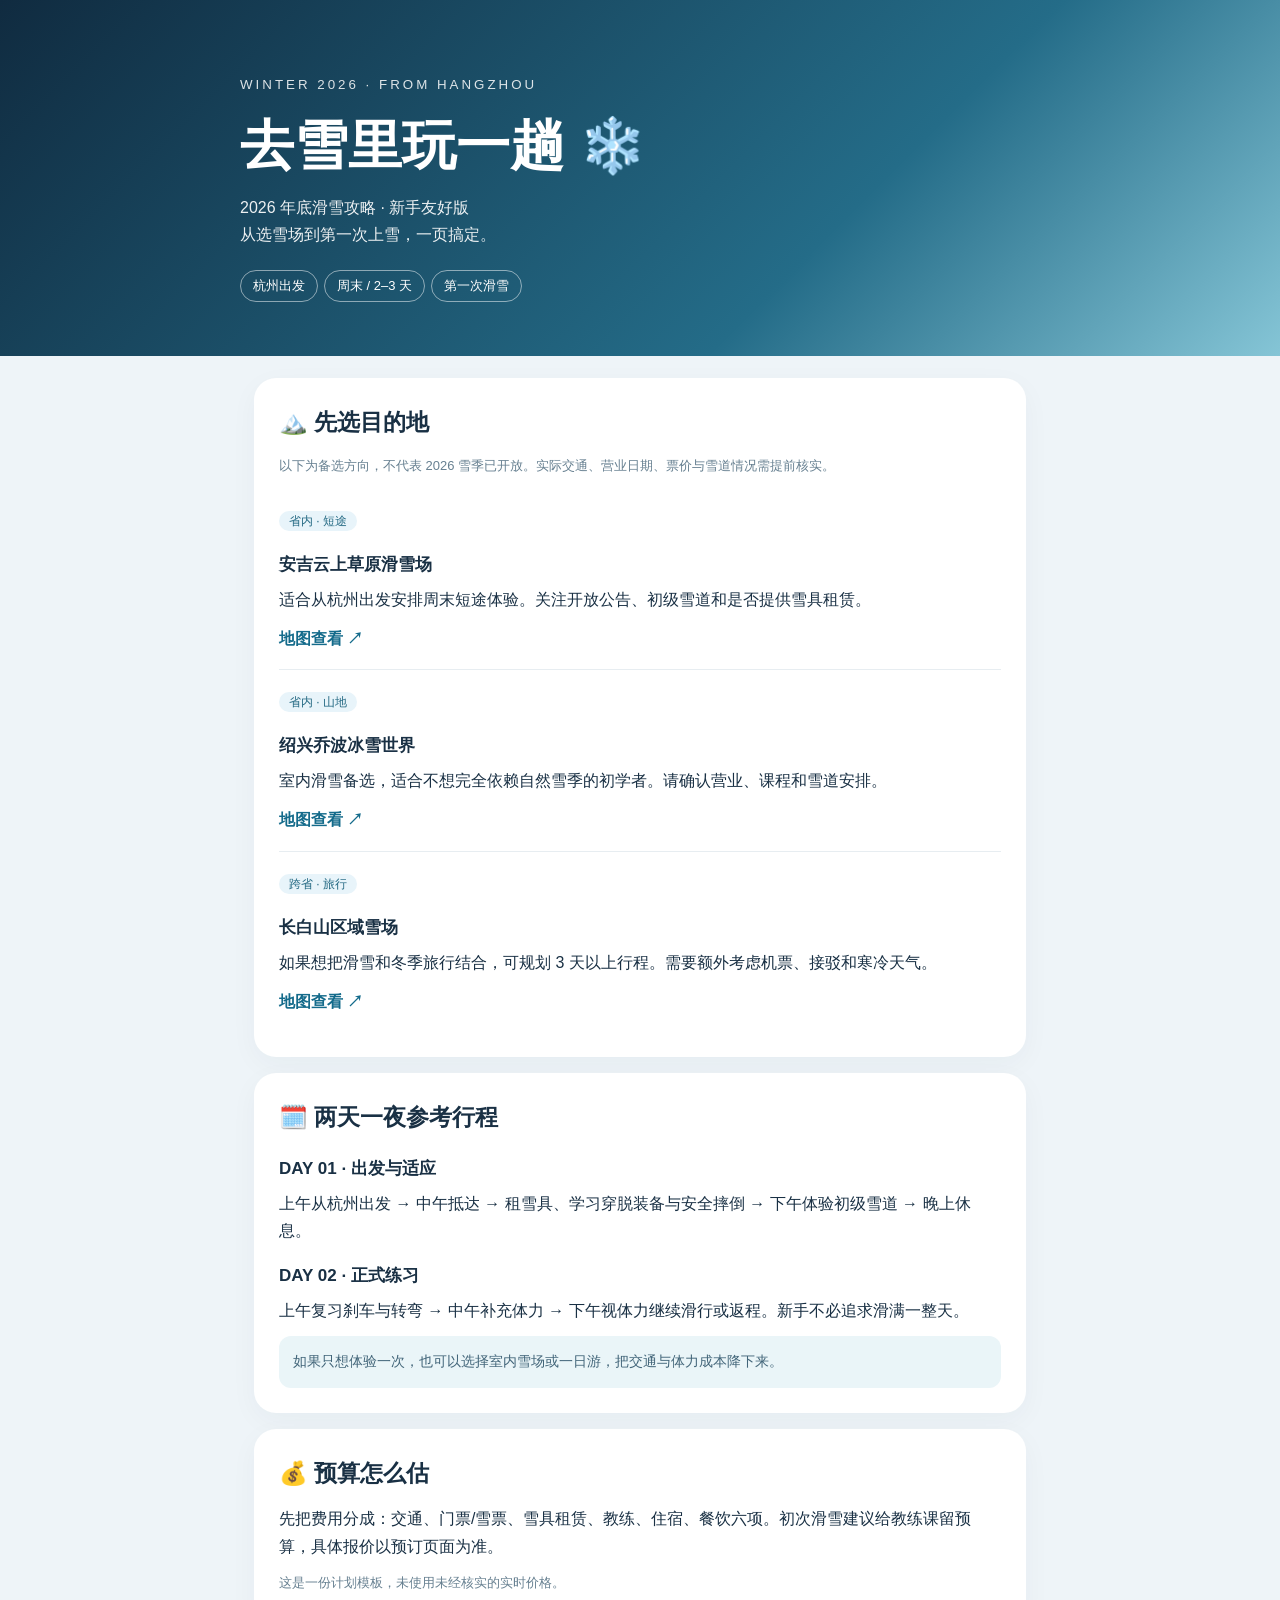
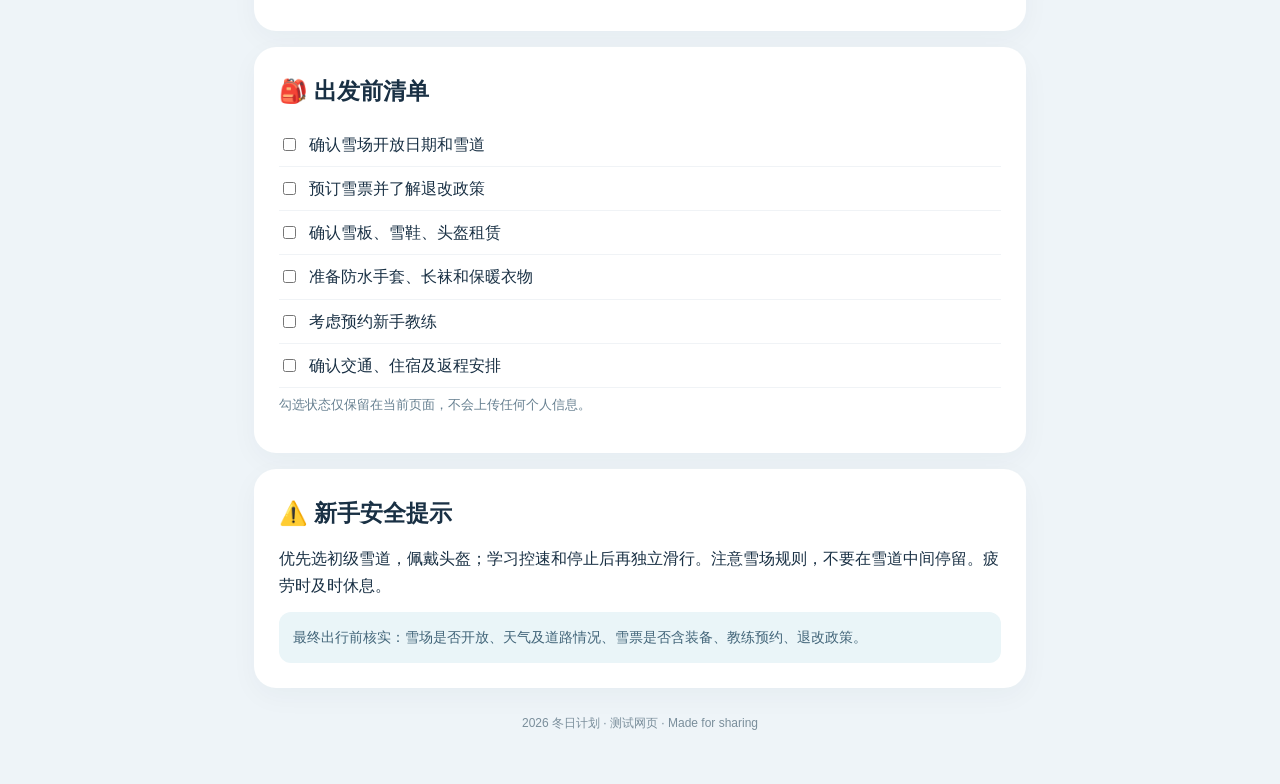
<file: ski-guide-2026.html>
<!doctype html>
<html lang="zh-CN"><head><meta charset="utf-8"><meta name="viewport" content="width=device-width,initial-scale=1"><meta name="theme-color" content="#102b40"><title>2026 年底滑雪攻略｜杭州出发</title><style>
*{box-sizing:border-box}body{margin:0;background:#eef4f8;color:#193044;font:16px/1.7 -apple-system,BlinkMacSystemFont,"PingFang SC","Microsoft YaHei",sans-serif}header{padding:70px 22px 54px;background:linear-gradient(135deg,#102b40,#246c88 65%,#85c5d6);color:#fff}header>div,main{max-width:800px;margin:auto}header small{letter-spacing:3px;opacity:.85}h1{font-size:clamp(32px,7vw,54px);line-height:1.2;margin:16px 0}header p{opacity:.92;max-width:550px}.pill{display:inline-block;border:1px solid #ffffff80;border-radius:30px;padding:4px 12px;margin:6px 6px 0 0;font-size:13px}main{padding:22px 14px 50px}.card{background:#fff;border-radius:22px;padding:25px;margin:0 0 16px;box-shadow:0 8px 28px #14324b0a}h2{font-size:23px;margin:0 0 12px}h3{font-size:17px;margin:18px 0 4px}.sub{font-size:13px;color:#678091}.card p{margin:6px 0 12px}.option{padding:17px 0;border-top:1px solid #e7edf1}.option:first-of-type{border-top:0}a{color:#146b8b;text-decoration:none;font-weight:650}.tag{background:#e8f4fa;color:#246983;padding:3px 10px;border-radius:20px;font-size:12px}.check{display:flex;align-items:start;gap:10px;padding:8px 0;border-bottom:1px solid #f0f3f6}.check input{margin-top:7px;accent-color:#246983}.note{background:#eaf5f8;border-radius:12px;padding:14px;color:#426579;font-size:14px}footer{text-align:center;color:#7a8e9b;font-size:12px;margin-top:25px}@media(max-width:540px){header{padding:48px 20px 38px}.card{padding:20px 18px;border-radius:18px}}</style></head>
<body><header><div><small>WINTER 2026 · FROM HANGZHOU</small><h1>去雪里玩一趟 ❄️</h1><p>2026 年底滑雪攻略 · 新手友好版<br>从选雪场到第一次上雪，一页搞定。</p><span class="pill">杭州出发</span><span class="pill">周末 / 2–3 天</span><span class="pill">第一次滑雪</span></div></header><main>
<section class="card"><h2>🏔️ 先选目的地</h2><p class="sub">以下为备选方向，不代表 2026 雪季已开放。实际交通、营业日期、票价与雪道情况需提前核实。</p>
<div class="option"><span class="tag">省内 · 短途</span><h3>安吉云上草原滑雪场</h3><p>适合从杭州出发安排周末短途体验。关注开放公告、初级雪道和是否提供雪具租赁。</p><a href="https://www.amap.com/search?query=%E5%AE%89%E5%90%89%E4%BA%91%E4%B8%8A%E8%8D%89%E5%8E%9F%E6%BB%91%E9%9B%AA%E5%9C%BA" target="_blank" rel="noopener">地图查看 ↗</a></div>
<div class="option"><span class="tag">省内 · 山地</span><h3>绍兴乔波冰雪世界</h3><p>室内滑雪备选，适合不想完全依赖自然雪季的初学者。请确认营业、课程和雪道安排。</p><a href="https://www.amap.com/search?query=%E7%BB%8D%E5%85%B4%E4%B9%94%E6%B3%A2%E5%86%B0%E9%9B%AA%E4%B8%96%E7%95%8C" target="_blank" rel="noopener">地图查看 ↗</a></div>
<div class="option"><span class="tag">跨省 · 旅行</span><h3>长白山区域雪场</h3><p>如果想把滑雪和冬季旅行结合，可规划 3 天以上行程。需要额外考虑机票、接驳和寒冷天气。</p><a href="https://www.amap.com/search?query=%E9%95%BF%E7%99%BD%E5%B1%B1%E6%BB%91%E9%9B%AA%E5%9C%BA" target="_blank" rel="noopener">地图查看 ↗</a></div></section>
<section class="card"><h2>🗓️ 两天一夜参考行程</h2><h3>DAY 01 · 出发与适应</h3><p>上午从杭州出发 → 中午抵达 → 租雪具、学习穿脱装备与安全摔倒 → 下午体验初级雪道 → 晚上休息。</p><h3>DAY 02 · 正式练习</h3><p>上午复习刹车与转弯 → 中午补充体力 → 下午视体力继续滑行或返程。新手不必追求滑满一整天。</p><div class="note">如果只想体验一次，也可以选择室内雪场或一日游，把交通与体力成本降下来。</div></section>
<section class="card"><h2>💰 预算怎么估</h2><p>先把费用分成：交通、门票/雪票、雪具租赁、教练、住宿、餐饮六项。初次滑雪建议给教练课留预算，具体报价以预订页面为准。</p><p class="sub">这是一份计划模板，未使用未经核实的实时价格。</p></section>
<section class="card"><h2>🎒 出发前清单</h2><div id="checklist"></div><p class="sub">勾选状态仅保留在当前页面，不会上传任何个人信息。</p></section>
<section class="card"><h2>⚠️ 新手安全提示</h2><p>优先选初级雪道，佩戴头盔；学习控速和停止后再独立滑行。注意雪场规则，不要在雪道中间停留。疲劳时及时休息。</p><div class="note">最终出行前核实：雪场是否开放、天气及道路情况、雪票是否含装备、教练预约、退改政策。</div></section>
<footer>2026 冬日计划 · 测试网页 · Made for sharing</footer></main>
<script>const items=["确认雪场开放日期和雪道","预订雪票并了解退改政策","确认雪板、雪鞋、头盔租赁","准备防水手套、长袜和保暖衣物","考虑预约新手教练","确认交通、住宿及返程安排"];document.getElementById("checklist").innerHTML=items.map((s,i)=>'<label class="check"><input type="checkbox"><span>'+s+'</span></label>').join("");</script></body></html>
</file>
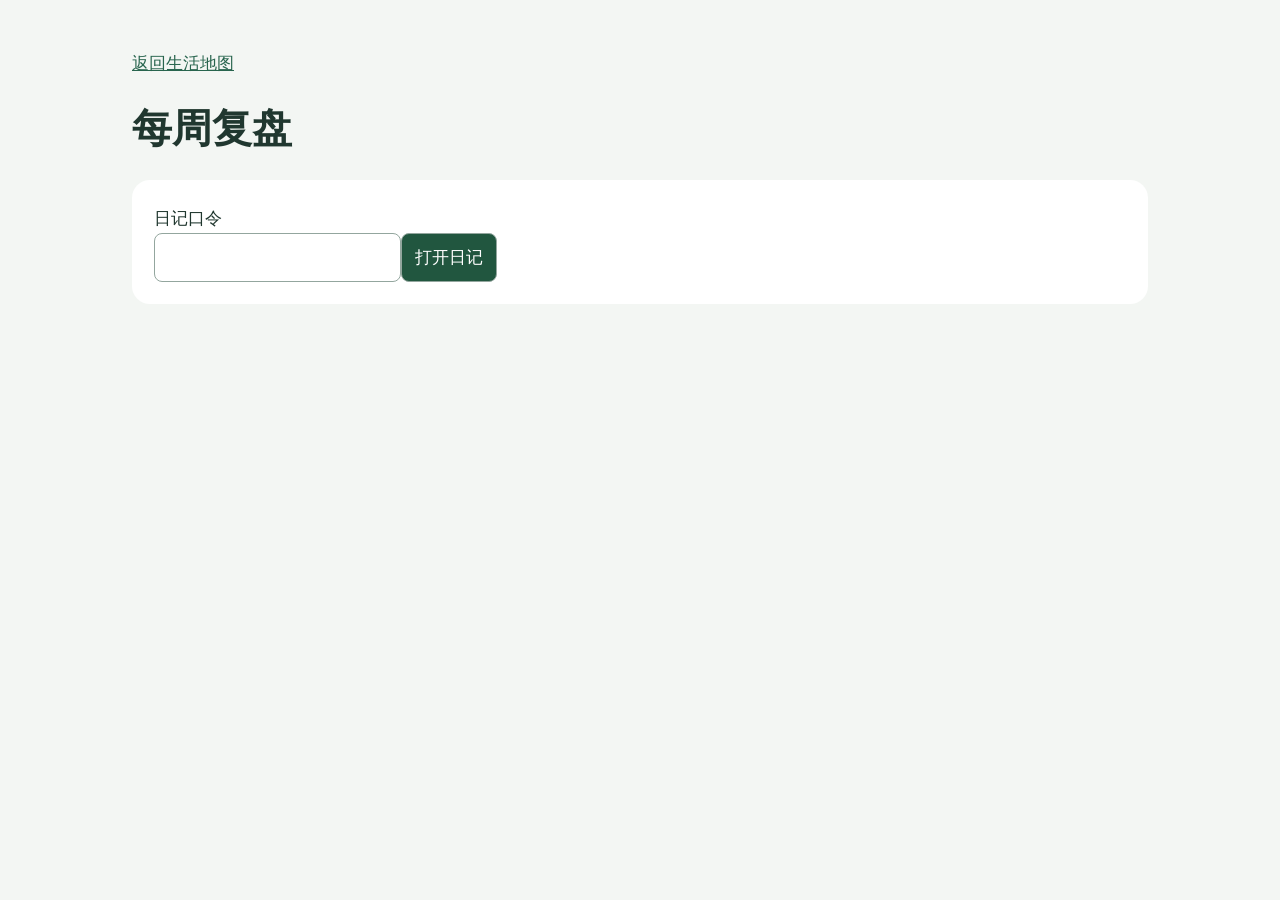
<file: weekly.html>
<!doctype html>
<html lang="zh-CN"><meta charset="utf-8"><meta name="viewport" content="width=device-width,initial-scale=1"><title>每周复盘 · 我的生活地图</title>
<style>*{box-sizing:border-box}body{margin:0;background:#f3f6f3;color:#20372f;font:17px/1.8 system-ui,sans-serif}main{max-width:48rem;margin:auto;padding:3rem 1.25rem}a{color:#28654e}h1{font: bold 2.5rem/1.2 Georgia,serif}form,article{background:white;border-radius:18px;padding:1.4rem;margin:1rem 0}input,button{font:inherit;padding:.5rem .8rem;border-radius:8px;border:1px solid #93a69e;max-width:100%}button{background:#21563f;color:white;cursor:pointer}label{display:block}p{white-space:pre-wrap}h2{color:#28654e}button+button{margin-left:.5rem}main{max-width:66rem}.journal-layout{display:grid;grid-template-columns:12rem minmax(0,1fr);gap:1.5rem;align-items:start;margin-top:1rem}aside{position:sticky;top:1rem;background:#e4efe7;padding:1rem;border-radius:16px}aside strong{display:block}nav{max-height:65vh;overflow:auto}nav button{display:block;width:100%;text-align:left;background:transparent;color:#204c38;border:0;margin:0}nav button+button{margin:0}nav button:hover,nav button:focus-visible{background:#d4e5da}article{scroll-margin-top:1rem}article:first-child{margin-top:0}#mobile-date{display:none}@media(max-width:700px){.journal-layout{display:block}aside{top:0;margin-bottom:1rem;padding:.6rem .8rem}aside strong,aside nav{display:none}#mobile-date{display:block;width:100%;font:inherit;padding:.35rem}article{scroll-margin-top:5rem}}</style>
<main><a href="./index.html">返回生活地图</a><h1>每周复盘</h1><form id="gate"><label for="pass">日记口令</label><input id="pass" required type="password" inputmode="numeric" autocomplete="current-password"><button>打开日记</button><div id="status" role="status"></div></form><section hidden id="journal"><button id="lock">锁定</button><button id="download">导出复盘文本</button><div class="journal-layout"><aside><strong>按日期查看</strong><nav id="dates" aria-label="复盘日期"></nav><select id="mobile-date" aria-label="选择复盘日期"></select></aside><div id="entries"></div></div></section></main>
<script>
const byId=id=>document.getElementById(id);
const bytes=text=>Uint8Array.from(atob(text),char=>char.charCodeAt(0));
let unlocked='';
const mobileDates=byId('mobile-date');
function jumpToWeek(id){
 const entry=byId(id);
 if(entry){entry.focus({preventScroll:true});entry.scrollIntoView({block:'start'});}
}
mobileDates.onchange=()=>{jumpToWeek(mobileDates.value);mobileDates.selectedIndex=0};
function clearEntries(){
 for(const id of ['entries','dates','mobile-date']) byId(id).replaceChildren();
}
function addWeek(date){
 const article=document.createElement('article');
 article.id='week-'+date;
 article.tabIndex=-1;
 byId('entries').append(article);
 const button=document.createElement('button');
 button.textContent=date;
 button.onclick=()=>jumpToWeek(article.id);
 byId('dates').append(button);
 mobileDates.add(new Option(date,article.id));
 return article;
}
byId('gate').onsubmit=async event=>{
 event.preventDefault();
 try{
 const material=await crypto.subtle.importKey('raw',new TextEncoder().encode(byId('pass').value),'PBKDF2',false,['deriveKey']);
 const key=await crypto.subtle.deriveKey({name:'PBKDF2',hash:'SHA-256',iterations:600000,salt:bytes('ySMEZ456OvWp5Ge+SjMRzQ==')},material,{name:'AES-GCM',length:256},false,['decrypt']);
 unlocked=new TextDecoder().decode(await crypto.subtle.decrypt({name:'AES-GCM',iv:bytes('hf//0B13z6Y03u6c')},key,bytes('JlYUUkBghowPsV8Hxyz5OkEmW62isviB6mVUjKWWvKUFz8vKiYc1urlR8OByzLaJaba0RUH4PlllhGUekCfRcZ4oIKMqEntRgkZLuENdjj89OmjRdzOZoXFUcQ4dWDepEOo26sQyfzniiIPlp8h7sWi4yP0TGoj6n3WxnQqH12QZbu8neqtcDt4Vg72015t4rPIWBs/+jaLCaj+TCdWxwdYo+St9Kxf47ZE/6vwL7aMzK/UdsNBtanJesS5GOTWGrO3HDTZqyo1pmM8FuMZFp2jRyMfAmaXx8e1aejAK2zv2Slrz2JPspNVuiVzYK8PVNMKYww2iykxoV8SI3FhdqfiHLnQgLA0uVtEkCVRU+FVs+GX/FivacUbSqv0WKUoqkHXy8wD41y3TEuLbUcgtTlUeAitXRsIYfZyEHvxOuQEwFrj36cD2VvZ+qDi17ZBci5R+11eowYOUMH9Wo1NrjN57n/GXnO4i7ynsLhc3LxCvXWl/xkobuQgls91fdld/0p4ehz8mpvb9oPrKKto0FFJ9NL+VcNXTGIYZRWQl9LXHkxcC3VMlloPt8JNEmqQ0JRGTZBZ4tKvB58XVM8DA2K1MQXIkOpF0TUQRnUHXJszdJlW+RILHl8OOsqoR4GmFu2SvZxS3kQDxodHaN6lsbj4nekoqMYDMz9r/2x/0fHdddXC6tbdUSjkJM0rHFPtRK74p2jQRfyNdNC/IakB0NkuvTFw70WpCTHEt0g8zXSN8tJkC2IXDTalocdmCZ+8hGhz0ABhQB/cZLrsCeFzYFwKn5vt4cbDPJ27nG7SiBJdGa0jD9Gf2i9cMEb5bH8o7kdACYTb/s9DoJBE8SrV2wDxz9Gl8TWCu1h0rCHb4lZMIxuaiP4AB5RDAgHELBis9BzqAWJCPXz/eSIvEFJHRuHjF6PcPdFrsxczmw+M9PX0ePzdE/BkKe5d1NiHi6iFId5qfSsJu1ztqSmZvnkSC5EQ6xL+eTPIR9T9P20morOAA380eFMO9/hen6F75C5zAI7uu4aRePtXAplbIGmBywfDKTXwvbL4Ox9doliUyMPOBt3VwyUk4N5xHW04qc5oHaDBB6yIHctFh6cBffFbW/LdnVDuFw9HwBuXg4OllmVP5RM89kTM58HStOAJrBqek2PHXVBrI283sJa2vRE8L1QvnyfQ81e0oHqxGN87RP1Daxf31JBwFfLZOLNbwS+CFQ1VXqcw0qk5rdBAta+629VI2zD9Km2eakb5ucUsQlIGERsF/sOi+wavOTkx/EehF7OVvyd2QVNt7mSHNHzSCVPaNch7G5JWdf33O+rj4/CSMApW8NLRGY8jC212ispvaOAkCtdFuI73aIHRFVVXtA362QmCKOvFunxFxibuDVX3gRLDfKQZst3MDFK06weXHNoC5T5kehKKogA1iT68vhg1wqgm3lJcFW6CKB4bvui/D7aQ7UvEYFNzuKh9RBh/TbgExqk4/3qw6FqoKLhJSbxmSDuB699JJxRwONiAtYZd2KKKbbBuCTABJ7e7fdD2vytNDLWZm8W7WsjLaHiPo6qaY02UWwTNRueEYKR99PmNJwKj5YDQHXOa41Dgx/CrO88blL/4UBqBICVcs0xTM4vvprqvi7XFLnoh1PDd+lN2eRuvifZ1jR81Bb1skShc0fZy0d1e1dz2IpGWtGwf/8R4L7XjRTLYk/Oi8UKkAyX0kgWMmKHcccQYot3eQJEfZ942kxvXtIaqolazohkpP67AkMkL3IVSsS3RywxN1xyotU2ftzn5adrIMntvrVYfvPkxRPkIxoI/3CVOvh1SBnM/49fzkuoBbWwpkswaBtReH97B2i2N2OdxVjYd0FF9624wx7gDKeCwNKZrp4Foot1d+1GzFOl58OhCHo3glpE+sD8J6ur5UMpg6Ie37kvjxxL9YypmjbBVqqNQJkXOgcXhdfcUGKYiERwvHC2tRt/eN+Pgn4Jk3e8dHDU4MmnSN50p1hdx7YRMcXAG/IdNeKCUUz04L2WRrVOZzAP+7Vrk4mEHatS6k0urWGiJcjWfboorTtdZUmT5YmnW/ykTfeB2dS4mg6yPJdjwp1Gb/3U0MC0JWTVR2/uPjOqiHWl7gwwksV9bfGPSjbOjZ7lVS6wJcIThomEQTTAl4y/etztyhPT/PGjp9pw1CZrgRld9qkLOzmumX1gYfj4DTPP4zDCQFArDVUMVvMj7H6RWX5b+4saUL/meU8nZ4WY/nCnxSyPvqjJBfuReBEBUzgekE6hGSMJyxguleyDvNTi//OSGq9Int63FtMWXlt+T+TlW0cKCn0xmgwElcDuvfqoP4m1PL2R0HCS8WW0BCrpT5FEmxXyTFsK8wNhs9zjegaPQ06/dapZAFFQhi/zVQPQd0JWZC5VhBG1YQfahhByegxX2TduN34Hvg0Hhxb+3gT/W0uC1aPiUjF7+qCrmbvlS7iPC7BJFlpytFlPGkB9vG0dS+O+RXSfJsgrOPjgDTHJ0B4gMOwg+GxG+yUkCwf3DZLmlKcY+XW//4TQRvqodEXgN2kFLqHZftMA+ay+u/F0McZLPbv2D9JmN53gfpKWg+bxR5YY93fzBdBr9vvXOENHkJD9N2Yq7u+W3CZloQEzV9GYBOG/3d8se5XE0rxWKHuQX9bHgAkRrP7qmXyE3ldhCYJ+Bx+rrFuSYfHXa85gvaNFqdqQYEIz2xodrHcTz9HOxAw2n+YpB4WUwvRSPLzvaExyPSomVtqKprVbgIqHsiTUS7x/Yvfy2zDFwg4S0sDJ+8XNFFDSVg4nsZXgBQh5qB6t/RFAphtxy4gtPwQ0Uuw07breWIUngAew7nxoZNXT6zzB0w6T/xs6By7JHTIXGFmePz8NNhPY/zO5Z38+S7OmtSo8hYv6bpm/neSweelln18lUriJIOnHg8X3k8l6ZCa0mZrU6eD9E6NNKHVE0V4uYFjoGyhu34LzC1uivWP6vQmqlOI6ylo23sLxsRft4sIdsAYHySk/IIVCPbDx65YeF3cPJa1+ZwaQ8tf889rrK26FHcEscI50sAkN71lCnTRqN4ikOGJR5QaNiqShKC7h0V32UcBFXpD5gqPcBDJCkciFnOd89BV5k9JJioY4mu9fqwJ33sGZQcaeCZltriv9xs7yS5sBQSbHKQ0rUzMn5HNorSsPWUjmI+JBxz/7sP56LppnVwudTwsZc2j66QqqSlSSXUQCmI2ax2XJHiRsWUW9gg4arxAn9XENxKyk1zy4BdxZcm9M/KkWdZtcSrHXnzUHNMtKwzXGGbqL3YTYBHcZz73MPnwYwiOnNBafMS92lyqeHvLeTOosMgXT+xH+rDmWxr24IoBnYeiZXlMgI76dFIv9MtlAly5NjE51Q8J62s9nSUHiRNb9s/BWi//OkdmfpEpbZtJmYo0L6dGH53xHa5vECmsKIkJlR4BNgpxgZ2t6/e0EvoOEulgHJOhG3/U2LfIxX14Lty4K0EsbhBvqqDSOet95G1I8vdw8mwF4QpTmkmJiqdZHMBU4ZeHW9FPSXSrIasXVitWcMTkdVO720QCTY6rgllyBn9wM40uqKPgZ/S27B9o0G4B7B3KmiQrGuitPc8esEa3Co+iNvPvRK+XOfcx0NRaoEe2p5gEwI2K652n/hUIrrZ5aNSchhv6v2bSdpLcUAX1tq6nM6OgDr+tPwjacHTWTprNgw7HWpLVl2oK/YJrhNFPZdBLnG7Dbwi0UDxHb8nTX6ZMBBuETHfFb/LOy5qtlWAhWmZyzrpP/JsdBOWBgj3ZDIQqAX/n5Xvgtum+ATX8jT742+qRNrcfrmYZ99zY1Nxw2LdJr8k7srmC+Qq/7WucTw8ajQJiumCqIJ3NAM/w9yAUss96f3t7kpyqjTxpziFGx2plA4KXUzNrDkeUNbYyWlEpdxO05Nv+ItXt4qIJToP8tRXKG4BPOLvmoX2AvHBG7/1q4gsfiE8GySF7WL/PSqBbWZcMc8f2EgnpCEyJHv0J2B4s4vSzziBk/dSb7gamjUov7ftk1PUWypXd/gCz2vKkrJxR+CJZP8BQhFU/mFS+Hyslqh3FO0SGrlNi9TNqlk8ojQCtSFzAhcwlcJ9lnTV8J9kA84X0iSHySom0mu2wultWWop/0MA0a2xwToqZWRhOP5obGfeYcrMCqrnc9wPVurVijS6Ci0KV1rKw8d57C/Cz4wTCZMzAfnjljyq8f10kVKZdOIfG/dCOS37J+aKBEvB4l0IFtFidS16smrD44VshTSoRgNVIwxhCNr9jR+Rv/[base64]/mCVZmlwWyE+yOqK1V1jx2ublQunJWtlUD33bGwGIpix7iudxhbVo58wpV6pMgWg81Gt0Tk9/IpFAZONq5WS+pyhSVYcSaMGjZtU8lpiMH25VPe7FYNS9NchPs+gEkOdK9ReQTi+qDFYhZpD2DnC4ad4qb3CL+cO0SD1UnSUgsF8Xfts4om4Vowfgmwt1k2UnpZmbPKBqqjKiCbkaj/B4Q0cFv1TxKAY8rzMSpBsqQoguUjT8UoI1Zz+rLl6eX9ahT5qTiGsV5kGkCJlvviBdztz7Wu64IxrW1yivYrTtTiISy15U/[base64]/bJ5R3j9CJHS0D2aFmrmiC2VfzzVDqYBFbfSYVPExhwmO6xK5elnn0/qoOWnYT3ORG7aOCnQJtrAYOZe50edenqJCOrueBgRjGVVSGNBSWM/LcbUJYE4VKxnS+9rdIDuCjF5Dv3zN7fRwTxFIfTu5B1zX1AaPt7rz48hkNj/ntcmGoZk8Pdk2ZayvOm8ntZEmsw0YmO9/VZ4/2aI7Hq8/li3cD94knd3kiUjB5pBPjR5/6Vr5pNQ3DHYLnseDt5YLWpb9iwsSZ/79PG+dn/VMYnZRgG2rCqki6PsEfDVgirMjzaX1sLHDUhTsqaS3ZMYMvGw49aknlpMeA5zCuTJ/GN/3HdTqLXZXqqRkBfUijgjg1WvJ+PypGgndjBI58cB1/nfENTreQtoSd2inG4rVORksko1PRtLFUlMH20TClr3cq568WlnTFdwqQWmqNhIYPRlHJP0Cj9uwWKHtU+2OsWTa6OJyZbqMNXILnwR5MRgWqOkBUg1SsvzZoGDCnzQIX1/C7VZ1QXayarxDu4xnRuL11HhkuLQX78b/XkiIYm1iNbBnJGWMqa7lPrKNdkweTR9zMAHy0fYzTh7J+aAx6qmz7wVnHOKd1sZEPX+YBQKqvrZVBzMZb5xlf/R41eG58cmTGvQLzQQqBYDekg0mXdeVYTx/mrYKq9mKdQvC0xItAFVGOk9B1CLSpqg5HkngzlBYeQnUnpqYUpL4qDwrM25WcmXzTTjai7StK81NLrnIFNMwoX6g6pdFBsdnJ68pzW5ZYffcaDDGXOz9kSb8Xs+VrDwmfC3d4q0yJbOVDhoYEEFzR/WdkYmJ+zIdD2/DsAroYtG5vhsY6xMiZ7IzdrGcPwPM75rWMlkM5ZA905P0JuNP2dNiGhfwQngBjl0BYvdMLsD8BXMWygNblGGYSntdwVTA0PkJul2C32lSw/rF5xrbgjlsdS9twKcAc5mtvgoytVlvbx0Ttx4Tf3HMorbyzgYNlCngGit3jZxDK1pi3nKlQeoLGl+JynVVrxxknEifH09zcFjXO1FeH/B1H2kVf4hJiGCmgh+6VlF42Qp3orULmh0ZKiW0Svop7TSp3rvZ+EsX9VPQMH18DSJJIWcMGEK4EZosAvmiL9W8BIc/c9s3RNDyoklll4DfYqENGn1bb0gXbS+si5j15sKB5LrN9uI4rw5e1lMxE9a0TXGhJwy+n7wht4c/ffbyH9/SgeXpYqKVUnJafRsxmz+tqMS4/uax38RdWML9yz80UFDC7B9ngIEsPqYqJlH4Gnd5pFd6gi/J/dsvFxlfPUJNL4CjSMrgNJ8j7ylmSwfF8313p11ifLkxwXqSx5fT4M+wWv2eYmoubcQjm7P9RnD7qIMVYLsHqRfvj+lF6e1NnVePF9vOub3UPSZc77uabctDtqKYSV3opQ7DHWta+dvdDlyTs7WrBO+JiuakPW2V3FVvycVuDvTPoW/rJ9yHi/Yd+T2mDswyB7ueFPQAO98kaY4SAkZHaKsfqrmThz4JkFLwGDn5h9Bt9kedlz1CzPSI1Qs3mpW9x7eGkEBHEh1SQPGyIQrO6mYiySVpoffR0EXyXEefPznT8RP9AAtyPA6QZ9CwAhNIgArILWUuTd2/o18CDoKKpufudw+WUDJH9wI1hGTRzd/kRcQ2fSJSUVwg1r9qtPiGFb46muDWsjWLlHcdEFIgxYe4gOGM6AOjy3I9YIZdBFXb8JV6WIAgPkoJkDmQOewKrgk68u3kZjfD5LNJrviEhXYRLzgM/69QmAO+9wEGUpn+f5uRP27boj9zDgb+Ie+g6ERDmjij6UCtblXiJIUekun+l2S38yKkUDP3GsXlUfypFhsWkbyj0OKLwirwdTX/+0Gv/IxwGXWGxYRADYPRJdfCw6ubatF01/t4AGDZ4hNOXPK2wR243tIoB9N+mhYbOX1hqgAuQYneFPrHYYFuwiapMwLHKiLFTmWTXH4w5X4iE1FqlkyJ+JHrkpPZdT6umGHNt+UMmZTB2I2sSKUC63DnKksErqmhk8mbJWm7Fot2p2jbhr1jG65G9HAFAOHqpo3zekDLPYKJKZUC/dBVI5ZO8i0sCDY1PQMqvs2fri8orscowQGTevlG4llKK84sq5n3uMnKZRFDL+g==')));
 clearEntries();
 mobileDates.add(new Option('按日期跳转…',''));
 let article;
 for(const line of unlocked.split('\n').filter(Boolean)){
 const date=/^\d{4}-\d{2}-\d{2}$/.test(line);
 if(date) article=addWeek(line);
 const element=document.createElement(date?'h2':line==='助手反馈摘要'?'h3':'p');element.textContent=line;article.append(element);
 }
 byId('pass').value='';byId('status').textContent='';byId('gate').hidden=true;byId('journal').hidden=false;
 }catch{byId('status').textContent='解锁失败，请确认口令并重试。'}
};
byId('lock').onclick=()=>{unlocked='';clearEntries();byId('journal').hidden=true;byId('gate').hidden=false;byId('pass').focus()};
byId('download').onclick=()=>{const url=URL.createObjectURL(new Blob([unlocked],{type:'text/plain;charset=utf-8'}));const link=document.createElement('a');link.href=url;link.download='每周复盘.txt';link.click();setTimeout(()=>URL.revokeObjectURL(url),1000)};
</script></html>
</file>
<file: jobradar/style.css>
:root{--ink:#213d35;--muted:#738079;--green:#2d7358;--mint:#eaf2e9;--paper:#f5f6f2;--line:#e3e8e0;--white:#fff;--warn:#8b6229}*{box-sizing:border-box}body{margin:0;color:var(--ink);background:var(--paper);font:14px/1.65 Inter,"Segoe UI","Microsoft YaHei",sans-serif}button,input,select,textarea{font:inherit}button,a,input,select,textarea,summary{-webkit-tap-highlight-color:transparent}button,summary{cursor:pointer}a{color:var(--green);text-underline-offset:3px}button{color:inherit}button:focus-visible,a:focus-visible,summary:focus-visible,input:focus-visible,select:focus-visible,textarea:focus-visible{outline:3px solid #87b8a0;outline-offset:3px}h1,h2,h3,p{margin:0}button{border:0}button:disabled{opacity:.6;cursor:wait}[hidden]{display:none!important}.sidebar{position:fixed;inset:0 auto 0 0;width:235px;background:#183b32;color:#deebe1;padding:36px 22px;display:flex;flex-direction:column}.brand{display:flex;align-items:center;gap:12px;color:#fff;text-decoration:none;font-size:23px;font-weight:650;letter-spacing:-.5px}.brand small{display:block;color:#b5cabb;font-size:11px;font-weight:400;letter-spacing:2px;margin-top:0}.radar-mark{position:relative;border:1px solid #80af90;width:37px;height:37px;border-radius:50%;display:block;background:conic-gradient(from 10deg,transparent 50%,#7da98d55)}.radar-mark:before{content:"";position:absolute;inset:8px;border:1px solid #80af90;border-radius:50%}.radar-mark i{position:absolute;width:5px;height:5px;background:#c1e3b8;border-radius:50%;left:20px;top:9px}.nav-caption{font-size:10px;color:#91ab9b;letter-spacing:2px;margin:49px 12px 14px}.sidebar nav{display:grid;gap:7px}.sidebar nav button{display:flex;align-items:center;gap:12px;border-radius:8px;padding:12px 14px;background:transparent;color:#bcd0c2;text-align:left}.sidebar nav button[aria-current=page]{background:#36594b;color:#f6fff2}.sidebar nav button:hover{background:#2d5043}.sidebar nav button>span:first-child{font-size:21px;width:21px;line-height:1}.nav-count{margin-left:auto;background:#ffffff10;border-radius:5px;padding:0 7px;font-size:11px}.profile{margin-top:42px;border-top:1px solid #426052;padding-top:25px}.eyebrow{font-size:10px;font-weight:600;letter-spacing:1.8px;color:var(--muted)}.profile .eyebrow{color:#9ebaaa}.profile strong{display:block;font-size:14px;color:#e6f1df;margin-top:9px}.profile p{font-size:11px;color:#a4bdae;margin:7px 0 12px}.tags{display:flex;flex-wrap:wrap;gap:6px}.tags span{font-size:11px;padding:3px 8px;background:#f0f5ef;border-radius:4px;color:#526b5b}.profile .tags span{color:#c2d6be;background:#365342}.sidebar-bottom{margin-top:auto;padding-top:30px;display:grid;gap:10px;font-size:11px}.sidebar-bottom a{color:#b4c8b8;text-decoration:none}.sidebar-bottom span{color:#769784}.workspace{margin-left:235px}.topbar{height:70px;border-bottom:1px solid var(--line);padding:0 38px;background:#fcfdfb;display:flex;justify-content:space-between;align-items:center;font-size:12px}.topbar-note{color:#9aa69b;margin-left:15px}.status-dot{display:inline-block;width:6px;height:6px;background:#6d9c76;border-radius:50%;vertical-align:middle;margin-right:7px}main{max-width:1420px;margin:0 auto;padding:35px 38px}.page-heading{display:flex;justify-content:space-between;align-items:center;gap:20px;margin-bottom:29px}h1{font-size:31px;font-weight:650;letter-spacing:-1px;margin:7px 0}.page-heading p:not(.eyebrow){color:var(--muted);font-size:12px}.local-label{font-size:10px;color:#7c887c;white-space:nowrap}.stats{display:grid;grid-template-columns:repeat(4,1fr);gap:14px;margin-bottom:15px}.stat{background:var(--white);border:1px solid var(--line);border-radius:11px;padding:18px 21px}.stat>span{font-size:11px;color:#778479}.stat strong{display:block;font-size:31px;font-weight:550;line-height:1.5;letter-spacing:-1px}.stat small{font-size:10px;color:#8a948b}.stat.featured{background:#e7f0e2;border-color:#d7e4d1}.meta{font-size:11px;color:var(--muted)}#meta{margin:13px 2px 22px}.panel{background:#fff;border:1px solid var(--line);border-radius:10px;padding:20px}.toolbar{padding:0;overflow:hidden;margin-bottom:27px}.search{display:flex;gap:14px;align-items:center;padding:13px 20px;border-bottom:1px solid var(--line)}.search>span:first-child{font-size:24px;line-height:1;color:#819184}.search input{width:100%;border:0;outline:none;background:transparent;font-size:13px;padding:3px 0;color:var(--ink)}.filter-row{display:flex;align-items:end;gap:14px;padding:13px 20px;background:#fcfdfb;flex-wrap:wrap}.filter-row label{font-size:10px;color:#8a968b;display:grid;gap:3px;flex:1;min-width:110px}select{border:1px solid #e0e6dd;background:white;color:#43594b;border-radius:6px;padding:7px 26px 7px 9px;max-width:100%;font-size:11px}.button{display:inline-flex;align-items:center;justify-content:center;gap:5px;border:1px solid #d7e1d4;background:#fff;color:#446449;border-radius:6px;padding:8px 12px;font-size:11px;text-decoration:none;white-space:nowrap}.button:hover{background:#f0f5ec}.button.primary{background:#2c664f;border-color:#2c664f;color:white}.button.subtle{border-color:transparent;background:transparent;color:#758374}.button.full{width:100%;margin-top:10px}.import-label{cursor:pointer;white-space:normal}.import-label input{position:absolute;width:1px;height:1px;opacity:0}.content-grid{display:grid;grid-template-columns:minmax(0,1fr) 230px;gap:23px;align-items:start}.section-heading{display:flex;justify-content:space-between;align-items:center;margin-bottom:13px;gap:10px}h2{font-size:15px;font-weight:600}.job{background:#fff;border:1px solid var(--line);border-radius:11px;padding:23px;margin-bottom:15px;overflow-wrap:anywhere}.job.priority{border-left:3px solid #7c9d72}.job-header{display:flex;gap:14px;justify-content:space-between}.job h3{font-size:17px;line-height:1.55;letter-spacing:-.2px;font-weight:600}.source{font-size:11px;color:#829083;margin:6px 0 12px}.source-icon{display:inline-grid;place-items:center;width:20px;height:20px;background:#eef3e9;border-radius:4px;margin-right:7px;color:#7e9476}.save-button{flex-shrink:0;width:34px;height:34px;border:1px solid var(--line);background:white;border-radius:7px;font-size:19px;color:#77916c}.save-button[aria-pressed=true]{color:#82622a;background:#faf3df;border-color:#e6d6a7}.badge{display:inline-block;font-size:10px;padding:3px 8px;border-radius:5px;background:#edf3e8;color:#67825d;margin:0 6px 6px 0}.badge.amber{background:#faf3e6;color:#9a7a43}.badge.gray{background:#f0f1ee;color:#879082}.job-facts{font-size:11px;color:#7e8b7f;display:flex;gap:17px;flex-wrap:wrap;margin:5px 0 12px}.reason{background:#f8faf5;padding:11px 13px;border-radius:6px;font-size:12px;color:#6d7e68;margin:13px 0}.reason strong{color:#526c4b;font-weight:500}.reason p+p{margin-top:5px}.job-actions{display:flex;gap:10px;justify-content:space-between;align-items:center;border-top:1px solid #edf0e9;padding-top:14px;margin-top:16px;flex-wrap:wrap}.job-actions label{font-size:10px;color:#86917f;display:flex;gap:8px;align-items:center}.context-rail{display:grid;gap:18px}.context-rail h2{margin:8px 0 13px}.context-rail .muted,.context-rail p:not(.eyebrow){font-size:11px;color:#84907d}.guide{background:#eef2e7;border-color:#e1e8d7}.guide ol{padding-left:18px;font-size:11px;color:#63775b;line-height:2.2;margin:12px 0}.guide p:last-child{border-top:1px solid #dae3cf;padding-top:12px}.footer{margin-top:35px;padding-top:20px;border-top:1px solid var(--line);color:#919c8c;font-size:10px}.notice{padding:13px 17px;border-radius:7px;font-size:12px;margin-bottom:18px}.warning{color:var(--warn);background:#fbf4e6;border:1px solid #efe0c3}.empty{background:white;border:1px dashed #dbe3d6;border-radius:10px;padding:48px 25px;text-align:center;color:#84907b}.empty h3{font-size:16px;color:#58704c;margin:9px 0}.empty p{font-size:12px;max-width:360px;margin:auto}.evidence{margin-top:16px;border-top:1px solid #edf0e9;padding-top:12px;font-size:12px}.evidence summary{color:#59774e;font-size:11px}.evidence p{margin:11px 0;line-height:1.8}.evidence a{color:#698960}.position{border-left:2px solid #b5c7a9;background:#fafbf8;padding:10px 13px;margin:12px 0}.position p{white-space:pre-wrap}.notes{width:100%;resize:vertical;border:1px solid var(--line);border-radius:6px;padding:10px;background:#fcfdfb;color:#435b3b;min-height:72px;margin-top:8px;font-size:12px}.health-item{padding:20px;background:white;border:1px solid var(--line);border-radius:9px;margin-bottom:13px}.health-item p{font-size:12px;margin-top:6px;overflow-wrap:anywhere}.sr-only,.skip-link:not(:focus){position:absolute;width:1px;height:1px;padding:0;overflow:hidden;clip:rect(0,0,0,0);white-space:nowrap}.skip-link:focus{position:fixed;z-index:20;background:white;padding:10px}.muted{color:var(--muted)}@media(min-width:1500px){main{padding-top:45px}.stats{gap:20px}.job{padding:28px}.content-grid{gap:28px;grid-template-columns:minmax(0,1fr) 255px}}@media(max-width:1150px){.sidebar{width:205px;padding:30px 16px}.workspace{margin-left:205px}main{padding:28px 25px}.topbar{padding:0 25px}.content-grid{grid-template-columns:minmax(0,1fr)}.context-rail{grid-template-columns:1fr 1fr}.local-label{display:none}.stat{padding:15px}.stats{gap:10px}}@media(max-width:700px){.sidebar{position:static;width:auto;padding:18px 18px 0}.brand{font-size:21px}.brand small{display:none}.radar-mark{width:30px;height:30px}.sidebar nav{display:flex;overflow:auto;margin-top:18px;gap:5px;padding-bottom:13px}.sidebar nav button{padding:8px 11px;white-space:nowrap;font-size:11px}.sidebar nav button>span:first-child,.nav-count,.nav-caption,.profile,.sidebar-bottom{display:none}.workspace{margin:0}.topbar{height:48px;padding:0 18px}.topbar-note{display:none}main{padding:25px 16px}.page-heading{margin-bottom:21px}h1{font-size:27px}.stats{grid-template-columns:repeat(2,1fr);gap:10px}.stat{padding:14px 15px}.stat strong{font-size:27px}.stat small{font-size:9px}.context-rail{grid-template-columns:1fr}.filter-row{gap:10px;padding:13px}.filter-row label{min-width:calc(50% - 10px)}.search{padding:13px}.job{padding:18px}.job h3{font-size:16px}.job-actions{align-items:start}.job-actions label{flex-direction:column;align-items:start;gap:3px}.eyebrow{font-size:9px}.footer{line-height:1.8}}

@media(max-width:700px){.sidebar nav{scrollbar-width:none}.sidebar nav::-webkit-scrollbar{display:none}}
</file>
